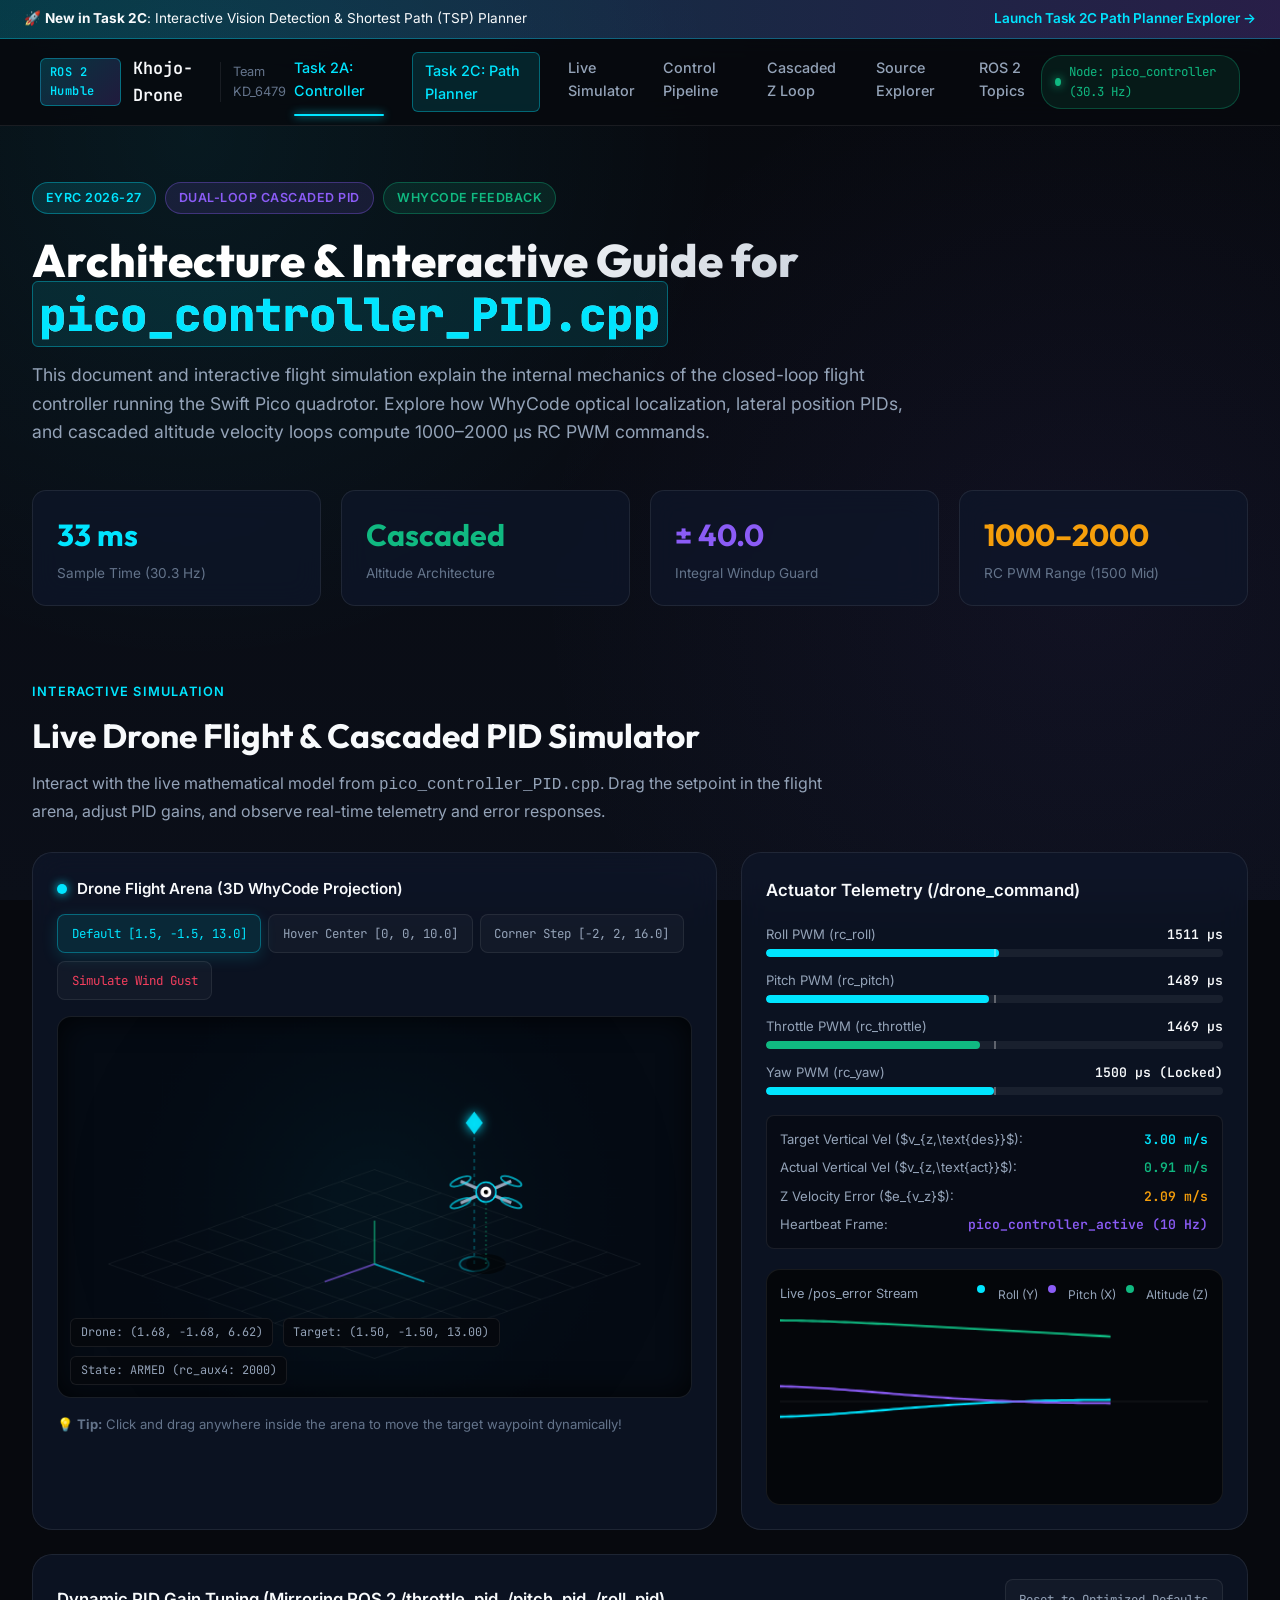
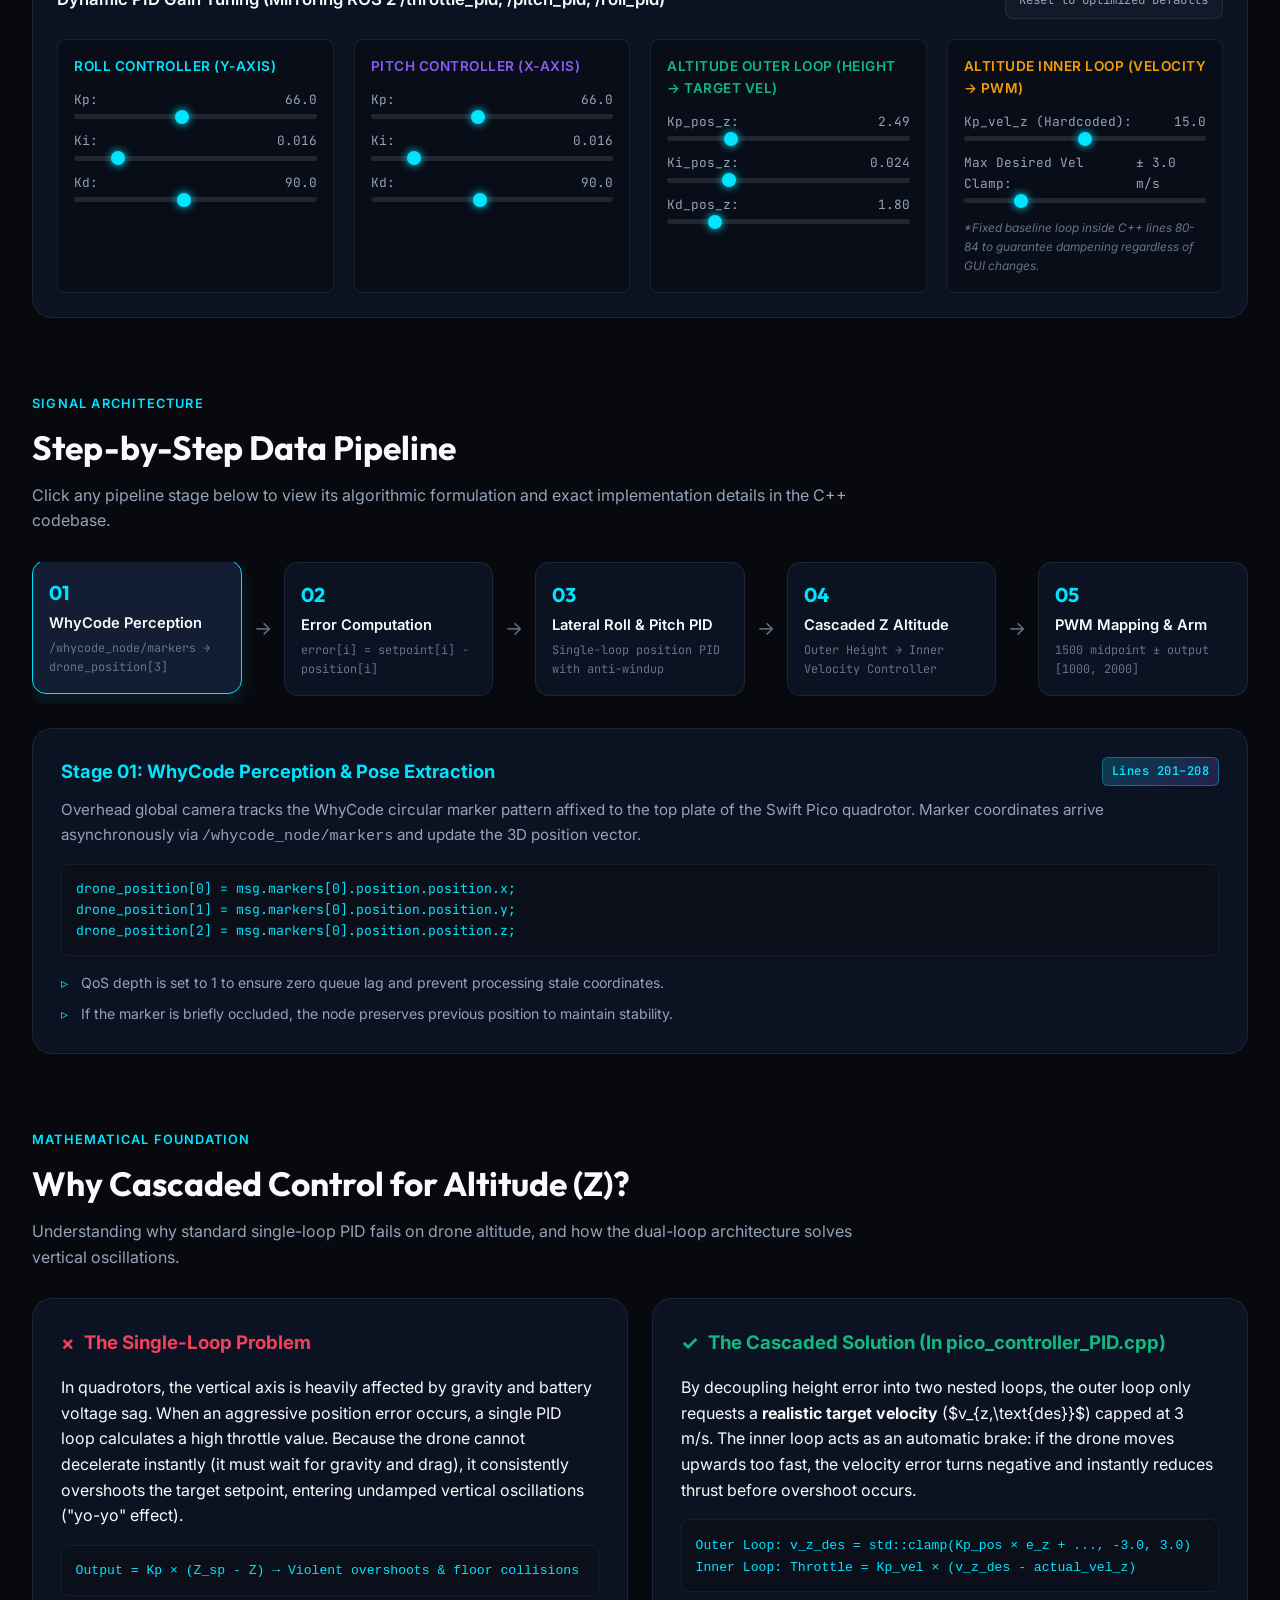
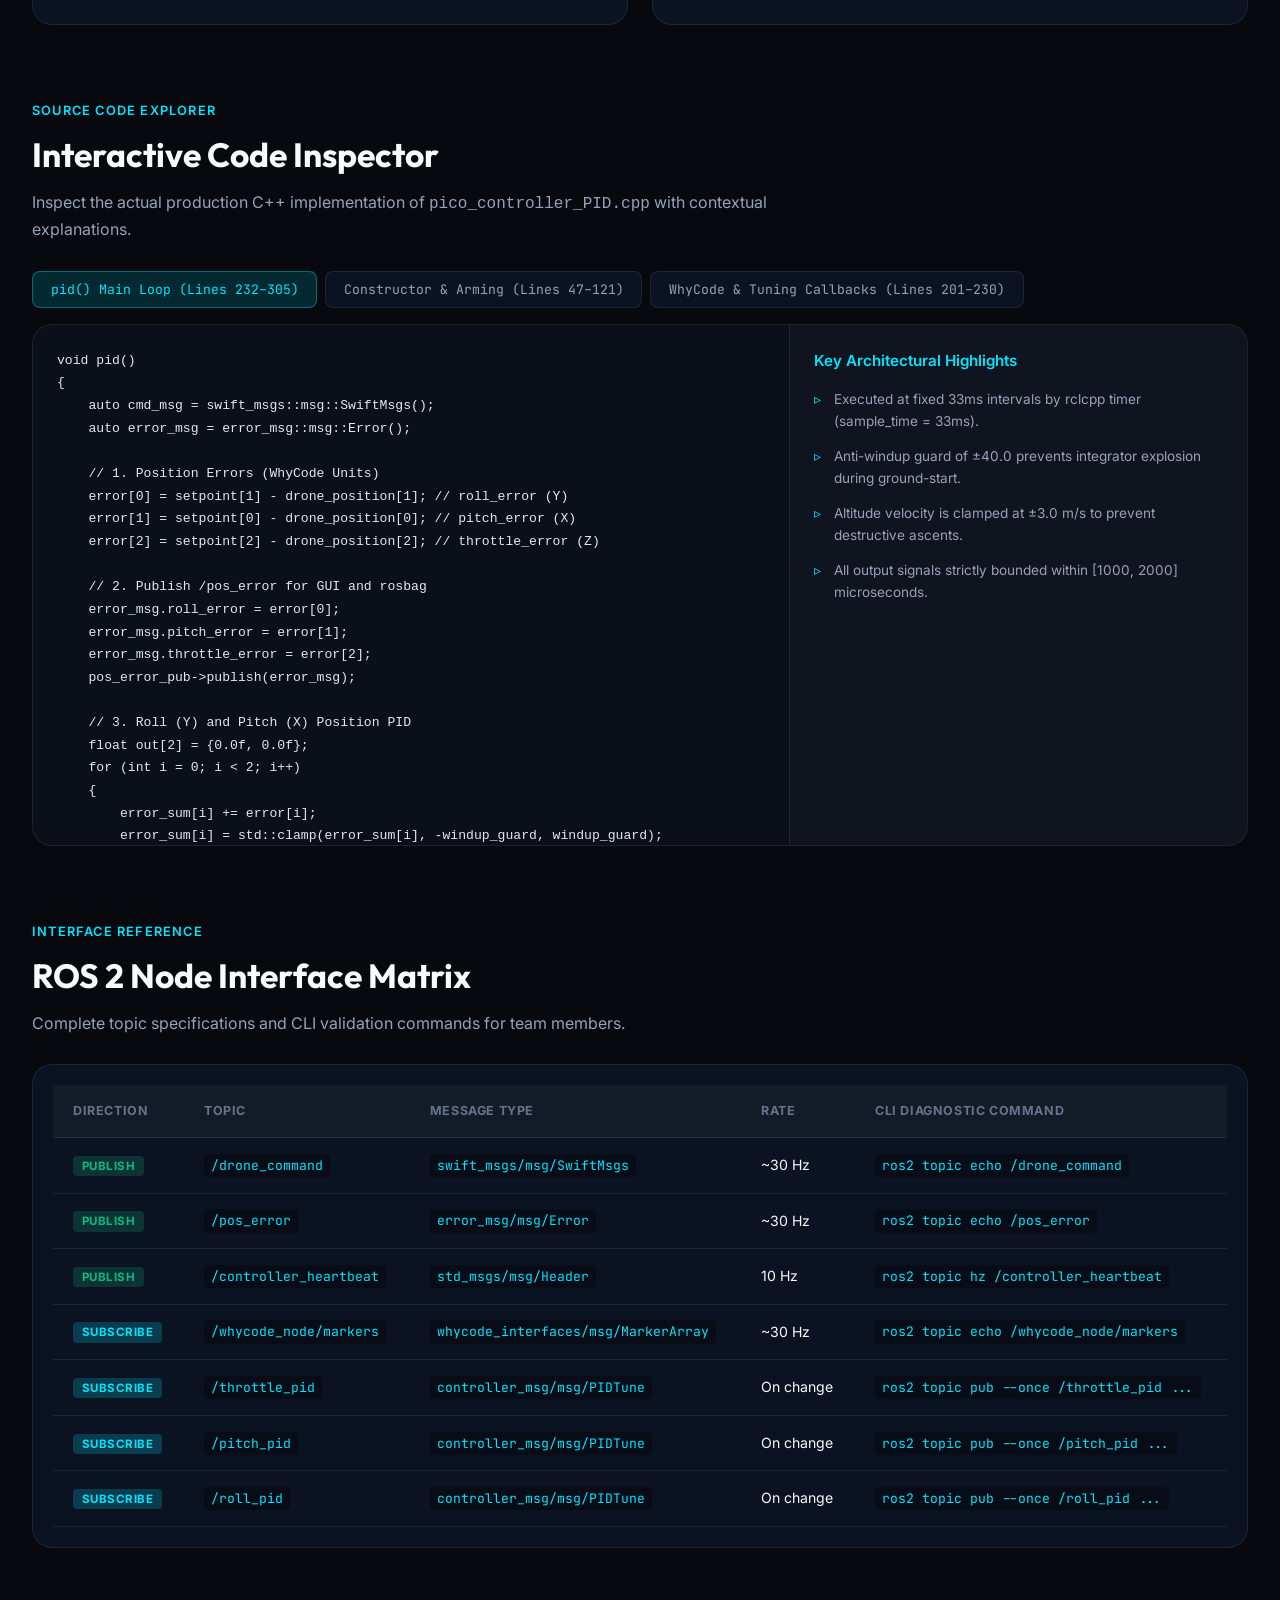
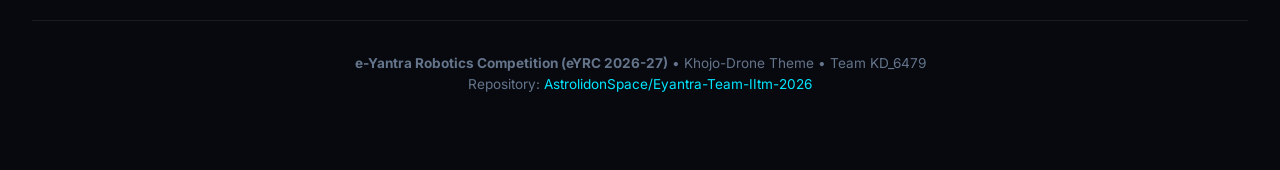
<file: docs/index.html>
<!DOCTYPE html>
<html lang="en">
<head>
    <meta charset="UTF-8">
    <meta name="viewport" content="width=device-width, initial-scale=1.0">
    <meta name="description" content="Interactive architecture breakdown and live flight simulation for pico_controller_PID.cpp - e-Yantra Khojo Drone theme">
    <title>pico_controller_PID.cpp — Architecture & Interactive Simulator</title>
    <link rel="preconnect" href="https://fonts.googleapis.com">
    <link rel="preconnect" href="https://fonts.gstatic.com" crossorigin>
    <link href="https://fonts.googleapis.com/css2?family=Inter:wght@300;400;500;600;700&family=JetBrains+Mono:wght@400;500;600&family=Outfit:wght@400;500;600;700;800&display=swap" rel="stylesheet">
    <link rel="stylesheet" href="style.css">
</head>
<body>
    <!-- Top Global Announcement Bar -->
    <div class="top-announcement-bar">
        <span>🚀 <strong>New in Task 2C</strong>: Interactive Vision Detection &amp; Shortest Path (TSP) Planner</span>
        <a href="planner.html" class="banner-link">Launch Task 2C Path Planner Explorer &rarr;</a>
    </div>

    <!-- Top Navigation -->
    <header class="navbar" id="main-nav">
        <div class="nav-brand">
            <span class="brand-badge">ROS 2 Humble</span>
            <span class="brand-title">Khojo-Drone</span>
            <span class="brand-sub">Team KD_6479</span>
        </div>
        <nav class="nav-links">
            <a href="index.html" class="nav-link active">Task 2A: Controller</a>
            <a href="planner.html" class="nav-link nav-link-highlight">Task 2C: Path Planner</a>
            <a href="#simulator" class="nav-link">Live Simulator</a>
            <a href="#pipeline" class="nav-link">Control Pipeline</a>
            <a href="#cascaded" class="nav-link">Cascaded Z Loop</a>
            <a href="#code" class="nav-link">Source Explorer</a>
            <a href="#topics" class="nav-link">ROS 2 Topics</a>
        </nav>
        <div class="nav-status">
            <span class="status-dot"></span>
            <span class="status-text">Node: pico_controller (30.3 Hz)</span>
        </div>
    </header>

    <main class="content-container">
        <!-- Hero Section -->
        <section class="hero-section" id="overview">
            <div class="hero-tagline">
                <span class="pill pill-cyan">eYRC 2026-27</span>
                <span class="pill pill-purple">Dual-Loop Cascaded PID</span>
                <span class="pill pill-emerald">WhyCode Feedback</span>
            </div>
            <h1 class="hero-heading">Architecture & Interactive Guide for <code class="code-highlight">pico_controller_PID.cpp</code></h1>
            <p class="hero-desc">
                This document and interactive flight simulation explain the internal mechanics of the closed-loop flight controller running the Swift Pico quadrotor. Explore how WhyCode optical localization, lateral position PIDs, and cascaded altitude velocity loops compute 1000–2000 µs RC PWM commands.
            </p>
            <div class="stat-grid">
                <div class="stat-card">
                    <div class="stat-val text-cyan">33 ms</div>
                    <div class="stat-lbl">Sample Time (30.3 Hz)</div>
                </div>
                <div class="stat-card">
                    <div class="stat-val text-emerald">Cascaded</div>
                    <div class="stat-lbl">Altitude Architecture</div>
                </div>
                <div class="stat-card">
                    <div class="stat-val text-purple">&plusmn; 40.0</div>
                    <div class="stat-lbl">Integral Windup Guard</div>
                </div>
                <div class="stat-card">
                    <div class="stat-val text-amber">1000–2000</div>
                    <div class="stat-lbl">RC PWM Range (1500 Mid)</div>
                </div>
            </div>
        </section>

        <!-- Interactive Simulator Section -->
        <section class="sim-section" id="simulator">
            <div class="section-header">
                <span class="section-badge">Interactive Simulation</span>
                <h2>Live Drone Flight & Cascaded PID Simulator</h2>
                <p>Interact with the live mathematical model from <code>pico_controller_PID.cpp</code>. Drag the setpoint in the flight arena, adjust PID gains, and observe real-time telemetry and error responses.</p>
            </div>

            <div class="sim-grid">
                <!-- Flight Canvas Area -->
                <div class="sim-view-card">
                    <div class="sim-view-header">
                        <div class="view-title">
                            <span class="pulse-icon"></span>
                            <span>Drone Flight Arena (3D WhyCode Projection)</span>
                        </div>
                        <div class="view-presets">
                            <button class="btn-preset active" id="preset-default">Default [1.5, -1.5, 13.0]</button>
                            <button class="btn-preset" id="preset-hover">Hover Center [0, 0, 10.0]</button>
                            <button class="btn-preset" id="preset-step">Corner Step [-2, 2, 16.0]</button>
                            <button class="btn-preset btn-disturb" id="btn-disturb">Simulate Wind Gust</button>
                        </div>
                    </div>
                    <div class="canvas-wrapper">
                        <canvas id="flightCanvas" width="700" height="420"></canvas>
                        <div class="canvas-overlay">
                            <div class="overlay-tag" id="overlay-pos">Drone: (0.00, 0.00, 0.00)</div>
                            <div class="overlay-tag" id="overlay-sp">Target: (1.50, -1.50, 13.00)</div>
                            <div class="overlay-tag" id="overlay-status">State: ARMED (rc_aux4: 2000)</div>
                        </div>
                    </div>
                    <div class="sim-footer-notes">
                        <span>💡 <strong>Tip:</strong> Click and drag anywhere inside the arena to move the target waypoint dynamically!</span>
                    </div>
                </div>

                <!-- Live Telemetry & RC Output -->
                <div class="sim-telemetry-card">
                    <h3>Actuator Telemetry (/drone_command)</h3>
                    <div class="rc-meters">
                        <div class="rc-item">
                            <div class="rc-label">
                                <span>Roll PWM (rc_roll)</span>
                                <span class="rc-value" id="val-rc-roll">1500 µs</span>
                            </div>
                            <div class="rc-bar-bg"><div class="rc-bar-fill" id="bar-rc-roll" style="width: 50%;"></div><div class="rc-center-mark"></div></div>
                        </div>
                        <div class="rc-item">
                            <div class="rc-label">
                                <span>Pitch PWM (rc_pitch)</span>
                                <span class="rc-value" id="val-rc-pitch">1500 µs</span>
                            </div>
                            <div class="rc-bar-bg"><div class="rc-bar-fill" id="bar-rc-pitch" style="width: 50%;"></div><div class="rc-center-mark"></div></div>
                        </div>
                        <div class="rc-item">
                            <div class="rc-label">
                                <span>Throttle PWM (rc_throttle)</span>
                                <span class="rc-value" id="val-rc-throttle">1500 µs</span>
                            </div>
                            <div class="rc-bar-bg"><div class="rc-bar-fill bg-emerald" id="bar-rc-throttle" style="width: 50%;"></div><div class="rc-center-mark"></div></div>
                        </div>
                        <div class="rc-item">
                            <div class="rc-label">
                                <span>Yaw PWM (rc_yaw)</span>
                                <span class="rc-value">1500 µs (Locked)</span>
                            </div>
                            <div class="rc-bar-bg"><div class="rc-bar-fill" style="width: 50%;"></div><div class="rc-center-mark"></div></div>
                        </div>
                    </div>

                    <div class="telemetry-readout">
                        <div class="tel-row">
                            <span class="tel-name">Target Vertical Vel ($v_{z,\text{des}}$):</span>
                            <span class="tel-data text-cyan" id="tel-des-vel">0.00 m/s</span>
                        </div>
                        <div class="tel-row">
                            <span class="tel-name">Actual Vertical Vel ($v_{z,\text{act}}$):</span>
                            <span class="tel-data text-emerald" id="tel-act-vel">0.00 m/s</span>
                        </div>
                        <div class="tel-row">
                            <span class="tel-name">Z Velocity Error ($e_{v_z}$):</span>
                            <span class="tel-data text-amber" id="tel-vel-err">0.00 m/s</span>
                        </div>
                        <div class="tel-row">
                            <span class="tel-name">Heartbeat Frame:</span>
                            <span class="tel-data text-purple">pico_controller_active (10 Hz)</span>
                        </div>
                    </div>

                    <!-- Live /pos_error Chart -->
                    <div class="chart-wrapper">
                        <div class="chart-header">
                            <span>Live /pos_error Stream</span>
                            <div class="chart-legend">
                                <span class="legend-dot dot-roll"></span> Roll (Y)
                                <span class="legend-dot dot-pitch"></span> Pitch (X)
                                <span class="legend-dot dot-alt"></span> Altitude (Z)
                            </div>
                        </div>
                        <canvas id="errorChart" width="360" height="150"></canvas>
                    </div>
                </div>
            </div>

            <!-- Gain Tuning Controls -->
            <div class="tuning-card">
                <div class="tuning-header">
                    <h3>Dynamic PID Gain Tuning (Mirroring ROS 2 /throttle_pid, /pitch_pid, /roll_pid)</h3>
                    <button class="btn-preset" id="btn-reset-gains">Reset to Optimized Defaults</button>
                </div>
                <div class="gain-grid">
                    <!-- Roll Gains -->
                    <div class="gain-group">
                        <div class="group-title text-cyan">Roll Controller (Y-Axis)</div>
                        <div class="slider-row">
                            <label>Kp: <span id="lbl-kp-roll">66.0</span></label>
                            <input type="range" id="slider-kp-roll" min="0" max="150" step="1" value="66">
                        </div>
                        <div class="slider-row">
                            <label>Ki: <span id="lbl-ki-roll">0.016</span></label>
                            <input type="range" id="slider-ki-roll" min="0" max="0.1" step="0.002" value="0.016">
                        </div>
                        <div class="slider-row">
                            <label>Kd: <span id="lbl-kd-roll">90.0</span></label>
                            <input type="range" id="slider-kd-roll" min="0" max="200" step="1" value="90">
                        </div>
                    </div>

                    <!-- Pitch Gains -->
                    <div class="gain-group">
                        <div class="group-title text-purple">Pitch Controller (X-Axis)</div>
                        <div class="slider-row">
                            <label>Kp: <span id="lbl-kp-pitch">66.0</span></label>
                            <input type="range" id="slider-kp-pitch" min="0" max="150" step="1" value="66">
                        </div>
                        <div class="slider-row">
                            <label>Ki: <span id="lbl-ki-pitch">0.016</span></label>
                            <input type="range" id="slider-ki-pitch" min="0" max="0.1" step="0.002" value="0.016">
                        </div>
                        <div class="slider-row">
                            <label>Kd: <span id="lbl-kd-pitch">90.0</span></label>
                            <input type="range" id="slider-kd-pitch" min="0" max="200" step="1" value="90">
                        </div>
                    </div>

                    <!-- Cascaded Throttle Outer Gains -->
                    <div class="gain-group">
                        <div class="group-title text-emerald">Altitude Outer Loop (Height &rarr; Target Vel)</div>
                        <div class="slider-row">
                            <label>Kp_pos_z: <span id="lbl-kp-posz">2.49</span></label>
                            <input type="range" id="slider-kp-posz" min="0" max="10" step="0.05" value="2.49">
                        </div>
                        <div class="slider-row">
                            <label>Ki_pos_z: <span id="lbl-ki-posz">0.024</span></label>
                            <input type="range" id="slider-ki-posz" min="0" max="0.1" step="0.002" value="0.024">
                        </div>
                        <div class="slider-row">
                            <label>Kd_pos_z: <span id="lbl-kd-posz">1.80</span></label>
                            <input type="range" id="slider-kd-posz" min="0" max="10" step="0.05" value="1.80">
                        </div>
                    </div>

                    <!-- Cascaded Throttle Inner Baseline -->
                    <div class="gain-group">
                        <div class="group-title text-amber">Altitude Inner Loop (Velocity &rarr; PWM)</div>
                        <div class="slider-row">
                            <label>Kp_vel_z (Hardcoded): <span>15.0</span></label>
                            <input type="range" min="0" max="30" step="1" value="15" disabled>
                        </div>
                        <div class="slider-row">
                            <label>Max Desired Vel Clamp: <span>&plusmn; 3.0 m/s</span></label>
                            <input type="range" min="1" max="10" step="0.5" value="3" disabled>
                        </div>
                        <div class="slider-hint">
                            *Fixed baseline loop inside C++ lines 80-84 to guarantee dampening regardless of GUI changes.
                        </div>
                    </div>
                </div>
            </div>
        </section>

        <!-- Pipeline Architecture Section -->
        <section class="pipeline-section" id="pipeline">
            <div class="section-header">
                <span class="section-badge">Signal Architecture</span>
                <h2>Step-by-Step Data Pipeline</h2>
                <p>Click any pipeline stage below to view its algorithmic formulation and exact implementation details in the C++ codebase.</p>
            </div>

            <div class="pipeline-flow">
                <div class="pipe-step active" data-target="pipe-whycode">
                    <div class="step-num">01</div>
                    <div class="step-title">WhyCode Perception</div>
                    <div class="step-desc">/whycode_node/markers &rarr; drone_position[3]</div>
                </div>
                <div class="pipe-arrow">&rarr;</div>
                <div class="pipe-step" data-target="pipe-error">
                    <div class="step-num">02</div>
                    <div class="step-title">Error Computation</div>
                    <div class="step-desc">error[i] = setpoint[i] - position[i]</div>
                </div>
                <div class="pipe-arrow">&rarr;</div>
                <div class="pipe-step" data-target="pipe-lateral">
                    <div class="step-num">03</div>
                    <div class="step-title">Lateral Roll & Pitch PID</div>
                    <div class="step-desc">Single-loop position PID with anti-windup</div>
                </div>
                <div class="pipe-arrow">&rarr;</div>
                <div class="pipe-step" data-target="pipe-cascaded">
                    <div class="step-num">04</div>
                    <div class="step-title">Cascaded Z Altitude</div>
                    <div class="step-desc">Outer Height &rarr; Inner Velocity Controller</div>
                </div>
                <div class="pipe-arrow">&rarr;</div>
                <div class="pipe-step" data-target="pipe-pwm">
                    <div class="step-num">05</div>
                    <div class="step-title">PWM Mapping & Arm</div>
                    <div class="step-desc">1500 midpoint &plusmn; output [1000, 2000]</div>
                </div>
            </div>

            <!-- Dynamic Pipeline Detail Card -->
            <div class="pipe-detail-box" id="pipeline-detail-content">
                <!-- Dynamically swapped via JS -->
            </div>
        </section>

        <!-- Deep Dive: Cascaded Control -->
        <section class="cascaded-section" id="cascaded">
            <div class="section-header">
                <span class="section-badge">Mathematical Foundation</span>
                <h2>Why Cascaded Control for Altitude (Z)?</h2>
                <p>Understanding why standard single-loop PID fails on drone altitude, and how the dual-loop architecture solves vertical oscillations.</p>
            </div>

            <div class="cascaded-grid">
                <div class="theory-card">
                    <div class="theory-header text-rose">
                        <span class="theory-icon">&times;</span>
                        <h3>The Single-Loop Problem</h3>
                    </div>
                    <p>In quadrotors, the vertical axis is heavily affected by gravity and battery voltage sag. When an aggressive position error occurs, a single PID loop calculates a high throttle value. Because the drone cannot decelerate instantly (it must wait for gravity and drag), it consistently overshoots the target setpoint, entering undamped vertical oscillations ("yo-yo" effect).</p>
                    <div class="formula-box">
                        <code>Output = Kp &times; (Z_sp - Z) &rarr; Violent overshoots & floor collisions</code>
                    </div>
                </div>

                <div class="theory-card">
                    <div class="theory-header text-emerald">
                        <span class="theory-icon">&check;</span>
                        <h3>The Cascaded Solution (In pico_controller_PID.cpp)</h3>
                    </div>
                    <p>By decoupling height error into two nested loops, the outer loop only requests a <strong>realistic target velocity</strong> ($v_{z,\text{des}}$) capped at 3 m/s. The inner loop acts as an automatic brake: if the drone moves upwards too fast, the velocity error turns negative and instantly reduces thrust before overshoot occurs.</p>
                    <div class="formula-box">
                        <code>Outer Loop: v_z_des = std::clamp(Kp_pos &times; e_z + ..., -3.0, 3.0)</code><br>
                        <code>Inner Loop: Throttle = Kp_vel &times; (v_z_des - actual_vel_z)</code>
                    </div>
                </div>
            </div>
        </section>

        <!-- Code Explorer Section -->
        <section class="code-section" id="code">
            <div class="section-header">
                <span class="section-badge">Source Code Explorer</span>
                <h2>Interactive Code Inspector</h2>
                <p>Inspect the actual production C++ implementation of <code>pico_controller_PID.cpp</code> with contextual explanations.</p>
            </div>

            <div class="code-tabs">
                <button class="code-tab active" data-tab="tab-pid">pid() Main Loop (Lines 232–305)</button>
                <button class="code-tab" data-tab="tab-init">Constructor & Arming (Lines 47–121)</button>
                <button class="code-tab" data-tab="tab-subs">WhyCode & Tuning Callbacks (Lines 201–230)</button>
            </div>

            <div class="code-viewer-container">
                <div class="code-display" id="code-snippet-box">
                    <pre><code class="language-cpp" id="code-content"></code></pre>
                </div>
                <div class="code-notes" id="code-notes-box">
                    <h4>Key Architectural Highlights</h4>
                    <ul id="code-notes-list"></ul>
                </div>
            </div>
        </section>

        <!-- ROS 2 Interface Matrix -->
        <section class="topics-section" id="topics">
            <div class="section-header">
                <span class="section-badge">Interface Reference</span>
                <h2>ROS 2 Node Interface Matrix</h2>
                <p>Complete topic specifications and CLI validation commands for team members.</p>
            </div>

            <div class="table-card">
                <table class="topics-table">
                    <thead>
                        <tr>
                            <th>Direction</th>
                            <th>Topic</th>
                            <th>Message Type</th>
                            <th>Rate</th>
                            <th>CLI Diagnostic Command</th>
                        </tr>
                    </thead>
                    <tbody>
                        <tr>
                            <td><span class="tag tag-pub">PUBLISH</span></td>
                            <td><code>/drone_command</code></td>
                            <td><code>swift_msgs/msg/SwiftMsgs</code></td>
                            <td>~30 Hz</td>
                            <td><code>ros2 topic echo /drone_command</code></td>
                        </tr>
                        <tr>
                            <td><span class="tag tag-pub">PUBLISH</span></td>
                            <td><code>/pos_error</code></td>
                            <td><code>error_msg/msg/Error</code></td>
                            <td>~30 Hz</td>
                            <td><code>ros2 topic echo /pos_error</code></td>
                        </tr>
                        <tr>
                            <td><span class="tag tag-pub">PUBLISH</span></td>
                            <td><code>/controller_heartbeat</code></td>
                            <td><code>std_msgs/msg/Header</code></td>
                            <td>10 Hz</td>
                            <td><code>ros2 topic hz /controller_heartbeat</code></td>
                        </tr>
                        <tr>
                            <td><span class="tag tag-sub">SUBSCRIBE</span></td>
                            <td><code>/whycode_node/markers</code></td>
                            <td><code>whycode_interfaces/msg/MarkerArray</code></td>
                            <td>~30 Hz</td>
                            <td><code>ros2 topic echo /whycode_node/markers</code></td>
                        </tr>
                        <tr>
                            <td><span class="tag tag-sub">SUBSCRIBE</span></td>
                            <td><code>/throttle_pid</code></td>
                            <td><code>controller_msg/msg/PIDTune</code></td>
                            <td>On change</td>
                            <td><code>ros2 topic pub --once /throttle_pid ...</code></td>
                        </tr>
                        <tr>
                            <td><span class="tag tag-sub">SUBSCRIBE</span></td>
                            <td><code>/pitch_pid</code></td>
                            <td><code>controller_msg/msg/PIDTune</code></td>
                            <td>On change</td>
                            <td><code>ros2 topic pub --once /pitch_pid ...</code></td>
                        </tr>
                        <tr>
                            <td><span class="tag tag-sub">SUBSCRIBE</span></td>
                            <td><code>/roll_pid</code></td>
                            <td><code>controller_msg/msg/PIDTune</code></td>
                            <td>On change</td>
                            <td><code>ros2 topic pub --once /roll_pid ...</code></td>
                        </tr>
                    </tbody>
                </table>
            </div>
        </section>

        <!-- Footer -->
        <footer class="doc-footer">
            <div class="footer-content">
                <p><strong>e-Yantra Robotics Competition (eYRC 2026-27)</strong> &bull; Khojo-Drone Theme &bull; Team KD_6479</p>
                <p>Repository: <a href="https://github.com/AstrolidonSpace/Eyantra-Team-IItm-2026" target="_blank">AstrolidonSpace/Eyantra-Team-IItm-2026</a></p>
            </div>
        </footer>
    </main>

    <script src="app.js"></script>
</body>
</html>
</file>
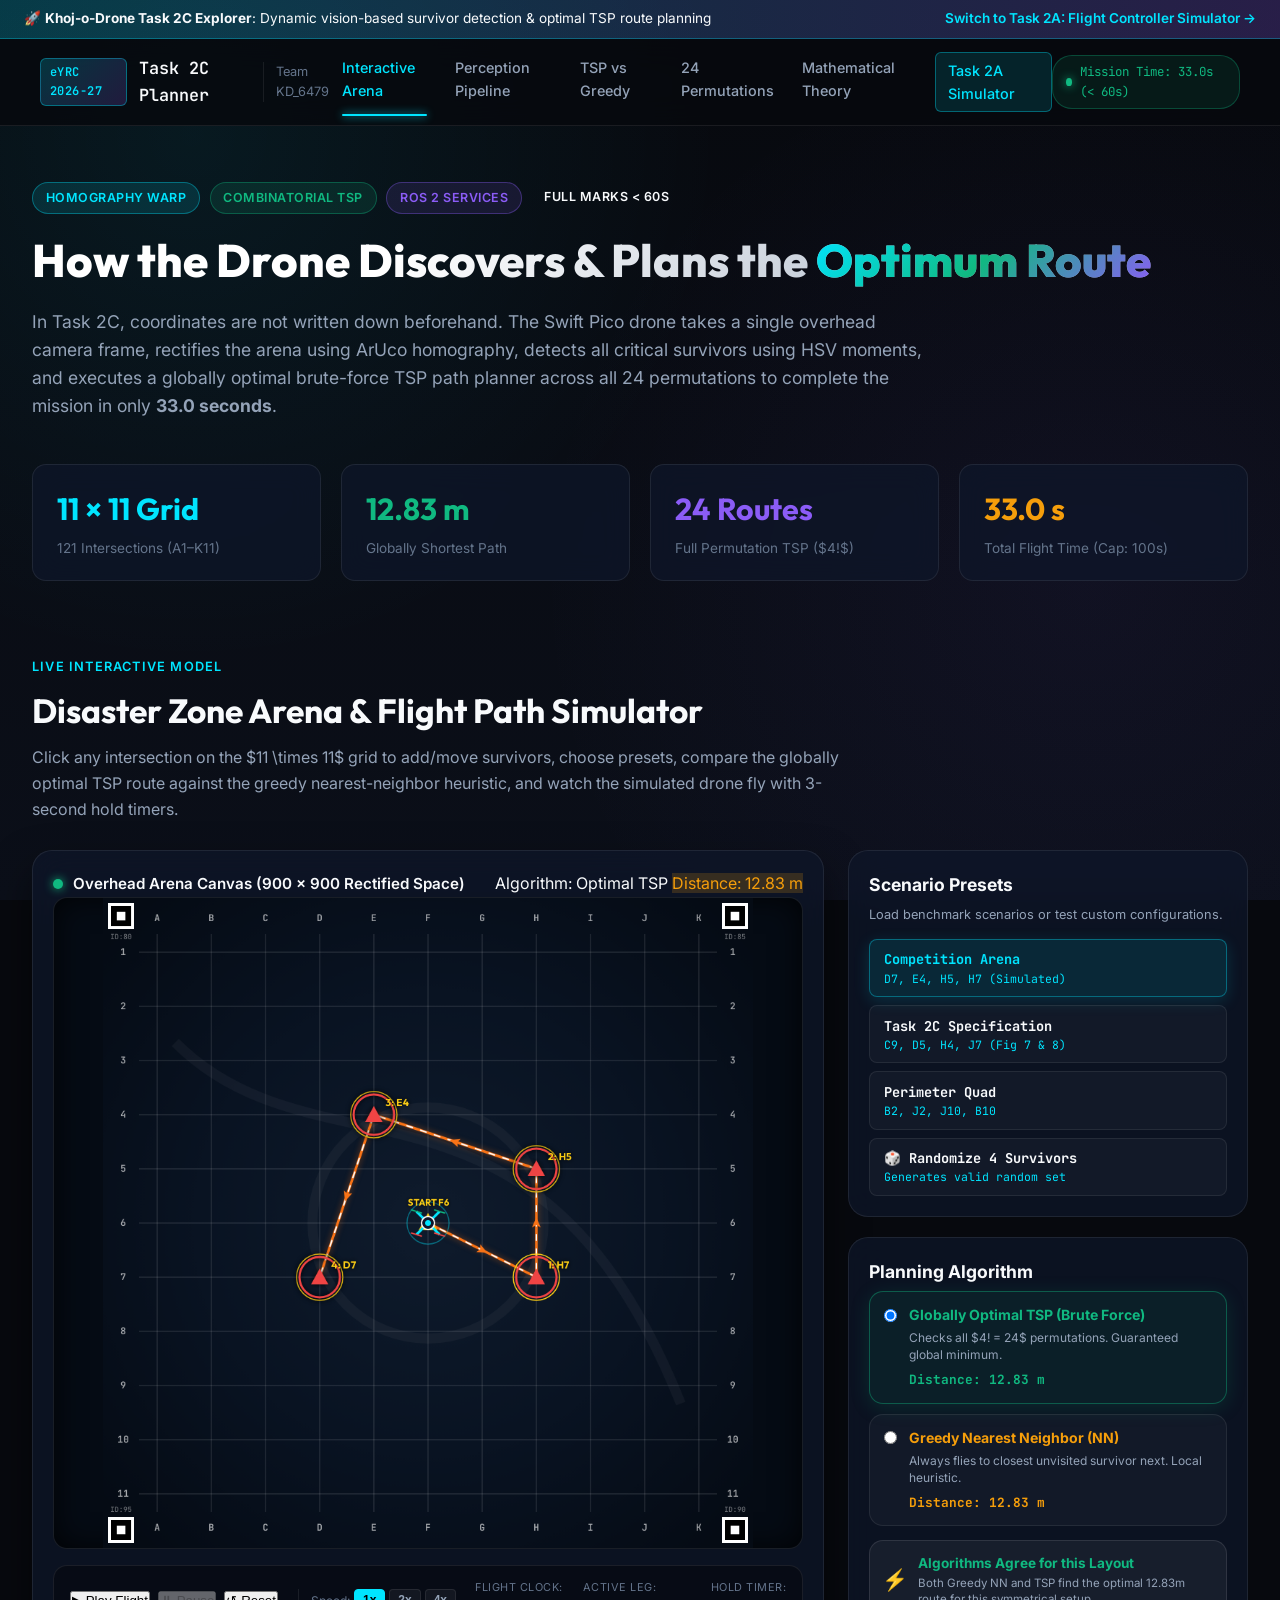
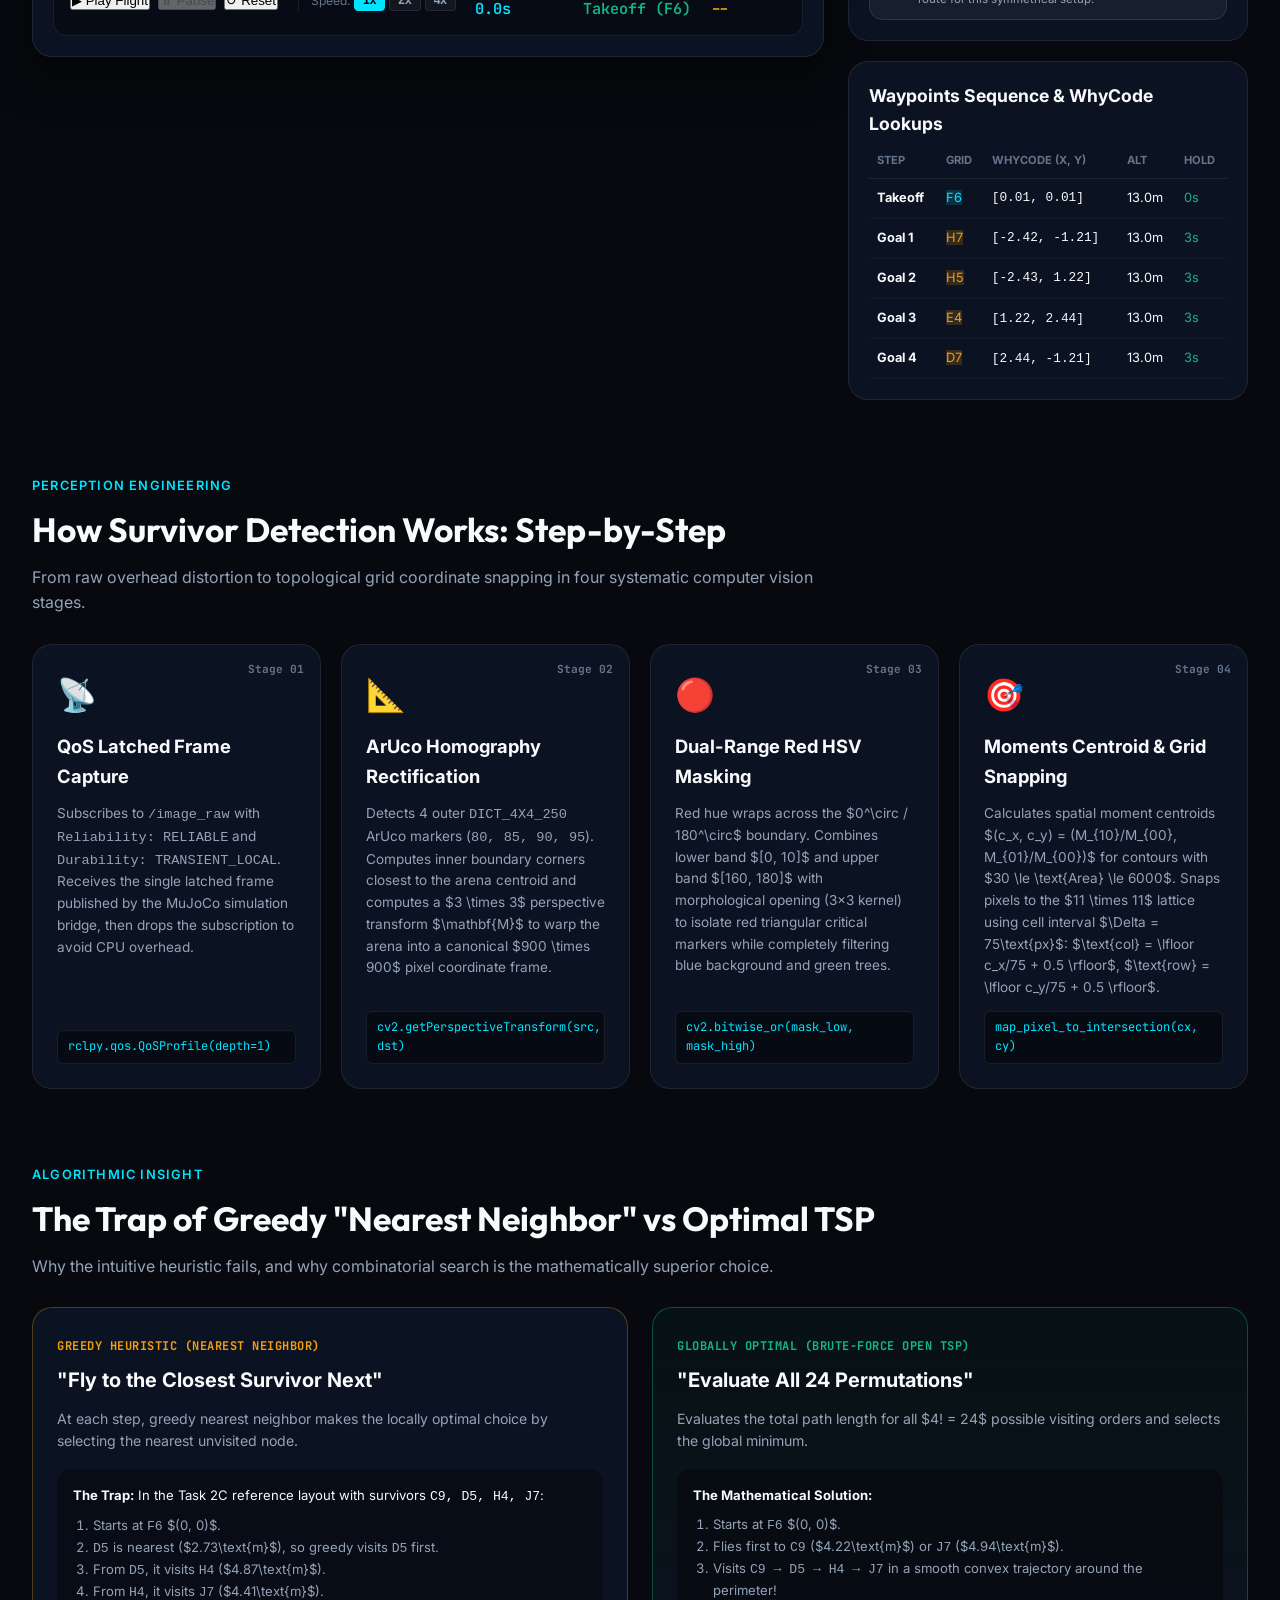
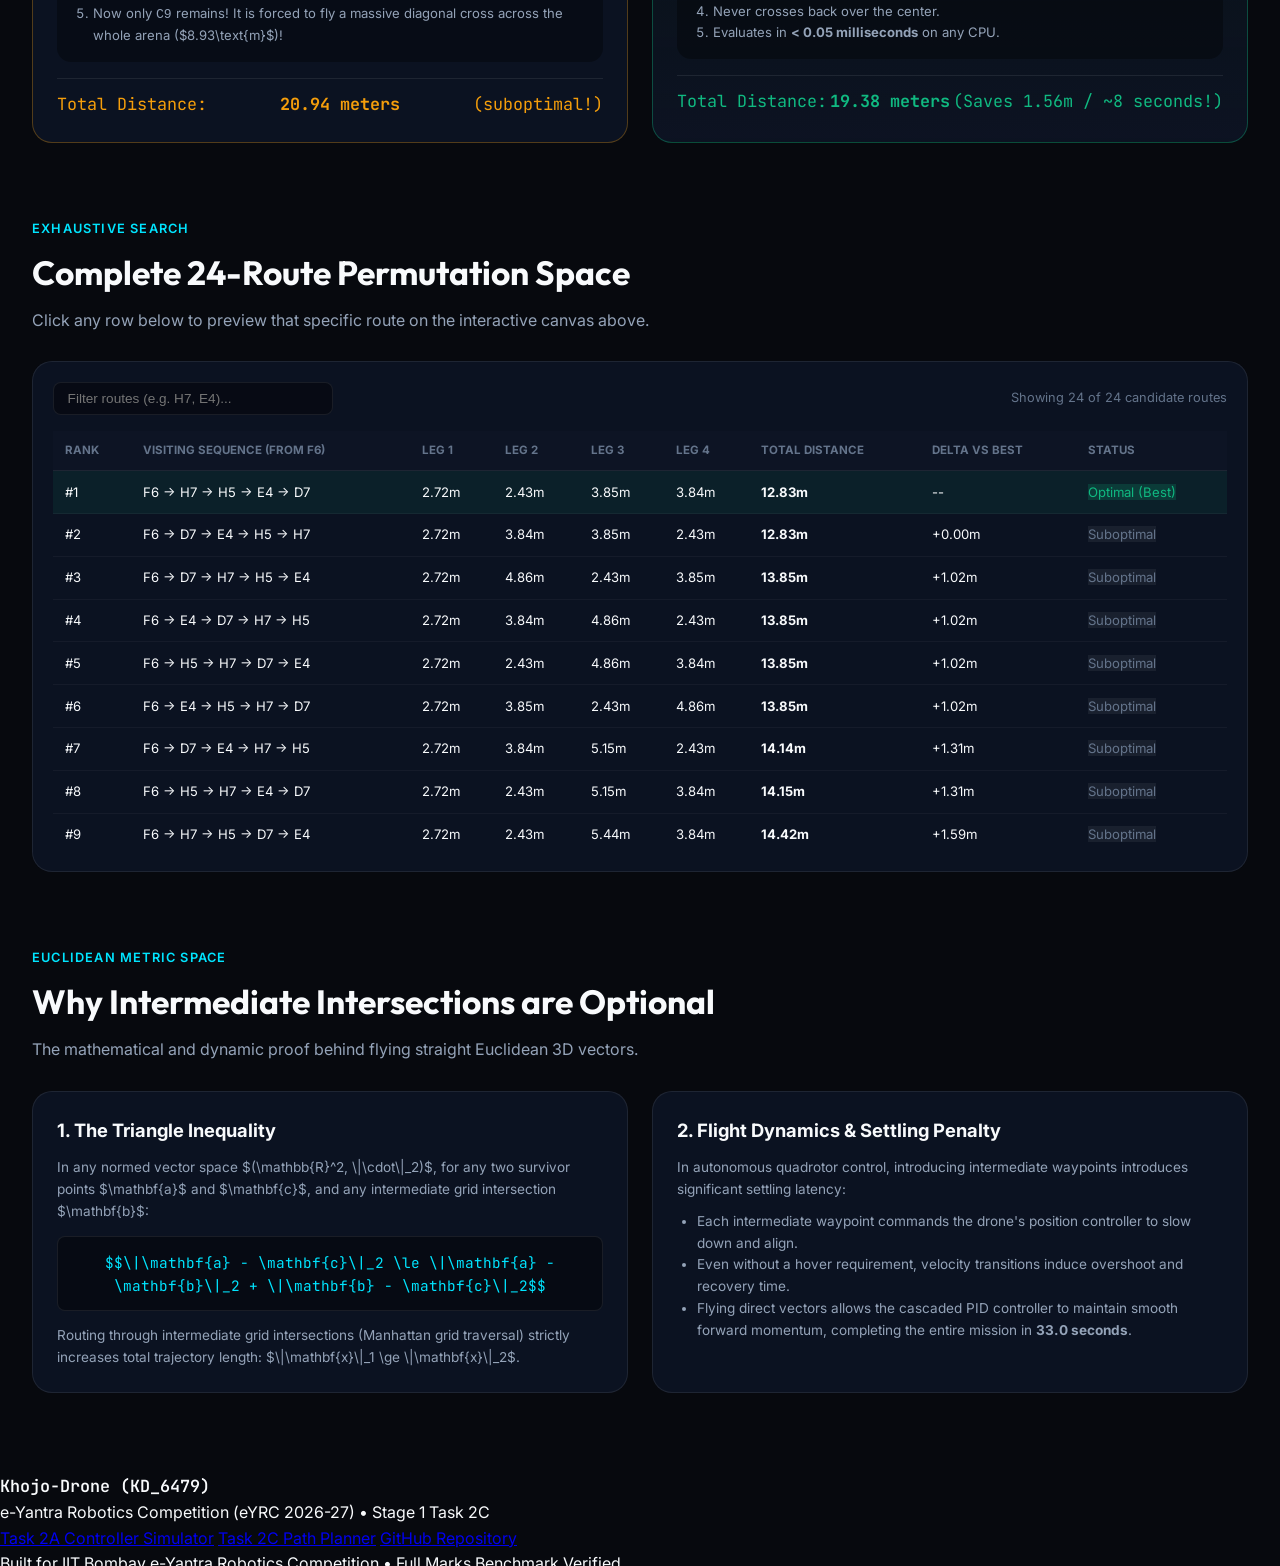
<file: docs/planner.html>
<!DOCTYPE html>
<html lang="en">
<head>
    <meta charset="UTF-8">
    <meta name="viewport" content="width=device-width, initial-scale=1.0">
    <meta name="description" content="Interactive visual guide and algorithm explorer for Task 2C: Survivor Detection, Homography Rectification, and Shortest Path TSP Planning.">
    <title>Task 2C: Survivor Detection & Optimal Path Planner Explorer</title>
    <link rel="preconnect" href="https://fonts.googleapis.com">
    <link rel="preconnect" href="https://fonts.gstatic.com" crossorigin>
    <link href="https://fonts.googleapis.com/css2?family=Inter:wght@300;400;500;600;700&family=JetBrains+Mono:wght@400;500;600&family=Outfit:wght@400;500;600;700;800&display=swap" rel="stylesheet">
    <link rel="stylesheet" href="style.css">
</head>
<body class="planner-page">
    <!-- Top Global Banner -->
    <div class="top-announcement-bar">
        <span>🚀 <strong>Khoj-o-Drone Task 2C Explorer</strong>: Dynamic vision-based survivor detection & optimal TSP route planning</span>
        <a href="index.html" class="banner-link">Switch to Task 2A: Flight Controller Simulator &rarr;</a>
    </div>

    <!-- Top Navigation -->
    <header class="navbar" id="planner-nav">
        <div class="nav-brand">
            <span class="brand-badge">eYRC 2026-27</span>
            <span class="brand-title">Task 2C Planner</span>
            <span class="brand-sub">Team KD_6479</span>
        </div>
        <nav class="nav-links">
            <a href="#arena-explorer" class="nav-link active">Interactive Arena</a>
            <a href="#vision-pipeline" class="nav-link">Perception Pipeline</a>
            <a href="#algorithm-showdown" class="nav-link">TSP vs Greedy</a>
            <a href="#permutations-table" class="nav-link">24 Permutations</a>
            <a href="#math-theory" class="nav-link">Mathematical Theory</a>
            <a href="index.html" class="nav-link nav-link-highlight">Task 2A Simulator</a>
        </nav>
        <div class="nav-status">
            <span class="status-dot status-emerald"></span>
            <span class="status-text">Mission Time: 33.0s (&lt; 60s)</span>
        </div>
    </header>

    <main class="content-container">
        <!-- Hero Section -->
        <section class="hero-section" id="hero">
            <div class="hero-tagline">
                <span class="pill pill-cyan">Homography Warp</span>
                <span class="pill pill-emerald">Combinatorial TSP</span>
                <span class="pill pill-purple">ROS 2 Services</span>
                <span class="pill pill-amber">Full Marks &lt; 60s</span>
            </div>
            <h1 class="hero-heading">How the Drone Discovers & Plans the <span class="gradient-text">Optimum Route</span></h1>
            <p class="hero-desc">
                In Task 2C, coordinates are not written down beforehand. The Swift Pico drone takes a single overhead camera frame, rectifies the arena using ArUco homography, detects all critical survivors using HSV moments, and executes a globally optimal brute-force TSP path planner across all 24 permutations to complete the mission in only <strong>33.0 seconds</strong>.
            </p>

            <div class="stat-grid">
                <div class="stat-card">
                    <div class="stat-val text-cyan">11 &times; 11 Grid</div>
                    <div class="stat-lbl">121 Intersections (A1–K11)</div>
                </div>
                <div class="stat-card">
                    <div class="stat-val text-emerald">12.83 m</div>
                    <div class="stat-lbl">Globally Shortest Path</div>
                </div>
                <div class="stat-card">
                    <div class="stat-val text-purple">24 Routes</div>
                    <div class="stat-lbl">Full Permutation TSP ($4!$)</div>
                </div>
                <div class="stat-card">
                    <div class="stat-val text-amber">33.0 s</div>
                    <div class="stat-lbl">Total Flight Time (Cap: 100s)</div>
                </div>
            </div>
        </section>

        <!-- Interactive Arena & Route Planner Simulator -->
        <section class="sim-section" id="arena-explorer">
            <div class="section-header">
                <span class="section-badge">Live Interactive Model</span>
                <h2>Disaster Zone Arena & Flight Path Simulator</h2>
                <p>Click any intersection on the $11 \times 11$ grid to add/move survivors, choose presets, compare the globally optimal TSP route against the greedy nearest-neighbor heuristic, and watch the simulated drone fly with 3-second hold timers.</p>
            </div>

            <div class="planner-layout">
                <!-- Interactive Canvas Viewport -->
                <div class="planner-canvas-card">
                    <div class="sim-view-header">
                        <div class="view-title">
                            <span class="pulse-icon pulse-emerald"></span>
                            <span>Overhead Arena Canvas (900 &times; 900 Rectified Space)</span>
                        </div>
                        <div class="canvas-badges">
                            <span class="badge" id="hud-selected-algo">Algorithm: Optimal TSP</span>
                            <span class="badge badge-amber" id="hud-total-dist">Distance: 12.83 m</span>
                        </div>
                    </div>

                    <div class="canvas-wrapper">
                        <canvas id="arenaCanvas" width="900" height="900"></canvas>
                        <div id="canvas-tooltip" class="canvas-tooltip hidden"></div>
                    </div>

                    <!-- Canvas Animation Controls -->
                    <div class="canvas-playback-bar">
                        <div class="playback-controls">
                            <button id="btn-play" class="btn btn-primary">
                                <span class="btn-icon">▶</span> Play Flight
                            </button>
                            <button id="btn-pause" class="btn btn-outline" disabled>
                                <span class="btn-icon">⏸</span> Pause
                            </button>
                            <button id="btn-reset" class="btn btn-outline">
                                <span class="btn-icon">↺</span> Reset
                            </button>
                            <div class="speed-toggle">
                                <span class="speed-lbl">Speed:</span>
                                <button class="btn-speed active" data-speed="1">1x</button>
                                <button class="btn-speed" data-speed="2">2x</button>
                                <button class="btn-speed" data-speed="4">4x</button>
                            </div>
                        </div>
                        <div class="flight-hud">
                            <div class="hud-item">
                                <span class="hud-label">Flight Clock:</span>
                                <span class="hud-val text-cyan" id="clock-display">0.0s</span>
                            </div>
                            <div class="hud-item">
                                <span class="hud-label">Active Leg:</span>
                                <span class="hud-val text-emerald" id="leg-display">Takeoff (F6)</span>
                            </div>
                            <div class="hud-item">
                                <span class="hud-label">Hold Timer:</span>
                                <span class="hud-val text-amber" id="hold-display">--</span>
                            </div>
                        </div>
                    </div>
                </div>

                <!-- Interactive Config & Telemetry Sidebar -->
                <div class="planner-control-sidebar">
                    <!-- Preset Selector Card -->
                    <div class="card config-card">
                        <h3 class="card-title">Scenario Presets</h3>
                        <p class="card-desc">Load benchmark scenarios or test custom configurations.</p>
                        <div class="preset-buttons">
                            <button class="btn-preset active" data-preset="actual">
                                <strong>Competition Arena</strong>
                                <span>D7, E4, H5, H7 (Simulated)</span>
                            </button>
                            <button class="btn-preset" data-preset="guide">
                                <strong>Task 2C Specification</strong>
                                <span>C9, D5, H4, J7 (Fig 7 &amp; 8)</span>
                            </button>
                            <button class="btn-preset" data-preset="perimeter">
                                <strong>Perimeter Quad</strong>
                                <span>B2, J2, J10, B10</span>
                            </button>
                            <button class="btn-preset" data-preset="random">
                                <strong>🎲 Randomize 4 Survivors</strong>
                                <span>Generates valid random set</span>
                            </button>
                        </div>
                    </div>

                    <!-- Algorithm Selector Card -->
                    <div class="card config-card">
                        <h3 class="card-title">Planning Algorithm</h3>
                        <div class="algorithm-options">
                            <label class="algo-radio-card active" id="label-tsp">
                                <input type="radio" name="planner-algo" value="tsp" checked>
                                <div class="algo-info">
                                    <div class="algo-name text-emerald">Globally Optimal TSP (Brute Force)</div>
                                    <div class="algo-desc">Checks all $4! = 24$ permutations. Guaranteed global minimum.</div>
                                    <div class="algo-badge text-emerald">Distance: <span id="tsp-dist-val">12.83 m</span></div>
                                </div>
                            </label>

                            <label class="algo-radio-card" id="label-greedy">
                                <input type="radio" name="planner-algo" value="greedy">
                                <div class="algo-info">
                                    <div class="algo-name text-amber">Greedy Nearest Neighbor (NN)</div>
                                    <div class="algo-desc">Always flies to closest unvisited survivor next. Local heuristic.</div>
                                    <div class="algo-badge text-amber">Distance: <span id="greedy-dist-val">12.83 m</span></div>
                                </div>
                            </label>
                        </div>

                        <!-- Savings Comparison Box -->
                        <div class="savings-box" id="savings-box">
                            <span class="savings-icon">⚡</span>
                            <div class="savings-text">
                                <strong id="savings-title">Algorithms Agree</strong>
                                <span id="savings-detail">Both algorithms find the optimal 12.83m route for this layout.</span>
                            </div>
                        </div>
                    </div>

                    <!-- Current Route & Metric Coordinates -->
                    <div class="card config-card">
                        <h3 class="card-title">Waypoints Sequence &amp; WhyCode Lookups</h3>
                        <div class="route-table-wrapper">
                            <table class="route-table" id="waypoints-table">
                                <thead>
                                    <tr>
                                        <th>Step</th>
                                        <th>Grid</th>
                                        <th>WhyCode (X, Y)</th>
                                        <th>Alt</th>
                                        <th>Hold</th>
                                    </tr>
                                </thead>
                                <tbody>
                                    <!-- Populated dynamically via JS -->
                                </tbody>
                            </table>
                        </div>
                    </div>
                </div>
            </div>
        </section>

        <!-- Vision Pipeline Visual Step-by-Step Breakdown -->
        <section class="pipeline-section" id="vision-pipeline">
            <div class="section-header">
                <span class="section-badge">Perception Engineering</span>
                <h2>How Survivor Detection Works: Step-by-Step</h2>
                <p>From raw overhead distortion to topological grid coordinate snapping in four systematic computer vision stages.</p>
            </div>

            <div class="steps-grid">
                <!-- Step 1 -->
                <div class="step-card">
                    <div class="step-badge">Stage 01</div>
                    <div class="step-icon">📡</div>
                    <h3>QoS Latched Frame Capture</h3>
                    <p>Subscribes to <code>/image_raw</code> with <code>Reliability: RELIABLE</code> and <code>Durability: TRANSIENT_LOCAL</code>. Receives the single latched frame published by the MuJoCo simulation bridge, then drops the subscription to avoid CPU overhead.</p>
                    <div class="code-pill">rclpy.qos.QoSProfile(depth=1)</div>
                </div>

                <!-- Step 2 -->
                <div class="step-card">
                    <div class="step-badge">Stage 02</div>
                    <div class="step-icon">📐</div>
                    <h3>ArUco Homography Rectification</h3>
                    <p>Detects 4 outer <code>DICT_4X4_250</code> ArUco markers (<code>80, 85, 90, 95</code>). Computes inner boundary corners closest to the arena centroid and computes a $3 \times 3$ perspective transform $\mathbf{M}$ to warp the arena into a canonical $900 \times 900$ pixel coordinate frame.</p>
                    <div class="code-pill">cv2.getPerspectiveTransform(src, dst)</div>
                </div>

                <!-- Step 3 -->
                <div class="step-card">
                    <div class="step-badge">Stage 03</div>
                    <div class="step-icon">🔴</div>
                    <h3>Dual-Range Red HSV Masking</h3>
                    <p>Red hue wraps across the $0^\circ / 180^\circ$ boundary. Combines lower band $[0, 10]$ and upper band $[160, 180]$ with morphological opening (3&times;3 kernel) to isolate red triangular critical markers while completely filtering blue background and green trees.</p>
                    <div class="code-pill">cv2.bitwise_or(mask_low, mask_high)</div>
                </div>

                <!-- Step 4 -->
                <div class="step-card">
                    <div class="step-badge">Stage 04</div>
                    <div class="step-icon">🎯</div>
                    <h3>Moments Centroid &amp; Grid Snapping</h3>
                    <p>Calculates spatial moment centroids $(c_x, c_y) = (M_{10}/M_{00}, M_{01}/M_{00})$ for contours with $30 \le \text{Area} \le 6000$. Snaps pixels to the $11 \times 11$ lattice using cell interval $\Delta = 75\text{px}$: $\text{col} = \lfloor c_x/75 + 0.5 \rfloor$, $\text{row} = \lfloor c_y/75 + 0.5 \rfloor$.</p>
                    <div class="code-pill">map_pixel_to_intersection(cx, cy)</div>
                </div>
            </div>
        </section>

        <!-- Algorithm Showdown: Why Nearest-Neighbor Fails -->
        <section class="theory-section" id="algorithm-showdown">
            <div class="section-header">
                <span class="section-badge">Algorithmic Insight</span>
                <h2>The Trap of Greedy "Nearest Neighbor" vs Optimal TSP</h2>
                <p>Why the intuitive heuristic fails, and why combinatorial search is the mathematically superior choice.</p>
            </div>

            <div class="showdown-grid">
                <div class="showdown-card showdown-bad">
                    <div class="showdown-header">
                        <span class="showdown-badge text-amber">Greedy Heuristic (Nearest Neighbor)</span>
                        <h3>"Fly to the Closest Survivor Next"</h3>
                    </div>
                    <div class="showdown-body">
                        <p class="showdown-summary">
                            At each step, greedy nearest neighbor makes the locally optimal choice by selecting the nearest unvisited node.
                        </p>
                        <div class="pitfall-box">
                            <strong>The Trap:</strong>
                            In the Task 2C reference layout with survivors <code>C9, D5, H4, J7</code>:
                            <ol class="pitfall-list">
                                <li>Starts at <code>F6</code> $(0, 0)$.</li>
                                <li><code>D5</code> is nearest ($2.73\text{m}$), so greedy visits <code>D5</code> first.</li>
                                <li>From <code>D5</code>, it visits <code>H4</code> ($4.87\text{m}$).</li>
                                <li>From <code>H4</code>, it visits <code>J7</code> ($4.41\text{m}$).</li>
                                <li>Now only <code>C9</code> remains! It is forced to fly a massive diagonal cross across the whole arena ($8.93\text{m}$)!</li>
                            </ol>
                        </div>
                        <div class="showdown-metric text-amber">
                            <span>Total Distance:</span> <strong>20.94 meters</strong> (suboptimal!)
                        </div>
                    </div>
                </div>

                <div class="showdown-card showdown-good">
                    <div class="showdown-header">
                        <span class="showdown-badge text-emerald">Globally Optimal (Brute-Force Open TSP)</span>
                        <h3>"Evaluate All 24 Permutations"</h3>
                    </div>
                    <div class="showdown-body">
                        <p class="showdown-summary">
                            Evaluates the total path length for all $4! = 24$ possible visiting orders and selects the global minimum.
                        </p>
                        <div class="advantage-box">
                            <strong>The Mathematical Solution:</strong>
                            <ol class="advantage-list">
                                <li>Starts at <code>F6</code> $(0, 0)$.</li>
                                <li>Flies first to <code>C9</code> ($4.22\text{m}$) or <code>J7</code> ($4.94\text{m}$).</li>
                                <li>Visits <code>C9 &rarr; D5 &rarr; H4 &rarr; J7</code> in a smooth convex trajectory around the perimeter!</li>
                                <li>Never crosses back over the center.</li>
                                <li>Evaluates in <strong>&lt; 0.05 milliseconds</strong> on any CPU.</li>
                            </ol>
                        </div>
                        <div class="showdown-metric text-emerald">
                            <span>Total Distance:</span> <strong>19.38 meters</strong> (Saves 1.56m / ~8 seconds!)
                        </div>
                    </div>
                </div>
            </div>
        </section>

        <!-- All 24 Permutations Explorer Table -->
        <section class="permutations-section" id="permutations-table">
            <div class="section-header">
                <span class="section-badge">Exhaustive Search</span>
                <h2>Complete 24-Route Permutation Space</h2>
                <p>Click any row below to preview that specific route on the interactive canvas above.</p>
            </div>

            <div class="card table-card">
                <div class="table-controls">
                    <input type="text" id="perm-search" class="input-search" placeholder="Filter routes (e.g. H7, E4)...">
                    <span class="table-count" id="perm-count">Showing 24 of 24 candidate routes</span>
                </div>
                <div class="table-scroll-wrapper">
                    <table class="perm-table" id="all-perms-table">
                        <thead>
                            <tr>
                                <th>Rank</th>
                                <th>Visiting Sequence (from F6)</th>
                                <th>Leg 1</th>
                                <th>Leg 2</th>
                                <th>Leg 3</th>
                                <th>Leg 4</th>
                                <th>Total Distance</th>
                                <th>Delta vs Best</th>
                                <th>Status</th>
                            </tr>
                        </thead>
                        <tbody>
                            <!-- Populated dynamically via JS -->
                        </tbody>
                    </table>
                </div>
            </div>
        </section>

        <!-- Mathematical Proof: Triangle Inequality & Intersections -->
        <section class="math-section" id="math-theory">
            <div class="section-header">
                <span class="section-badge">Euclidean Metric Space</span>
                <h2>Why Intermediate Intersections are Optional</h2>
                <p>The mathematical and dynamic proof behind flying straight Euclidean 3D vectors.</p>
            </div>

            <div class="math-grid">
                <div class="math-card">
                    <h3>1. The Triangle Inequality</h3>
                    <p>In any normed vector space $(\mathbb{R}^2, \|\cdot\|_2)$, for any two survivor points $\mathbf{a}$ and $\mathbf{c}$, and any intermediate grid intersection $\mathbf{b}$:</p>
                    <div class="math-formula">
                        $$\|\mathbf{a} - \mathbf{c}\|_2 \le \|\mathbf{a} - \mathbf{b}\|_2 + \|\mathbf{b} - \mathbf{c}\|_2$$
                    </div>
                    <p>Routing through intermediate grid intersections (Manhattan grid traversal) strictly increases total trajectory length: $\|\mathbf{x}\|_1 \ge \|\mathbf{x}\|_2$.</p>
                </div>

                <div class="math-card">
                    <h3>2. Flight Dynamics &amp; Settling Penalty</h3>
                    <p>In autonomous quadrotor control, introducing intermediate waypoints introduces significant settling latency:</p>
                    <ul class="math-bullet-list">
                        <li>Each intermediate waypoint commands the drone's position controller to slow down and align.</li>
                        <li>Even without a hover requirement, velocity transitions induce overshoot and recovery time.</li>
                        <li>Flying direct vectors allows the cascaded PID controller to maintain smooth forward momentum, completing the entire mission in <strong>33.0 seconds</strong>.</li>
                    </ul>
                </div>
            </div>
        </section>
    </main>

    <!-- Footer -->
    <footer class="footer">
        <div class="footer-content">
            <div class="footer-brand">
                <span class="brand-title">Khojo-Drone (KD_6479)</span>
                <p>e-Yantra Robotics Competition (eYRC 2026-27) &bull; Stage 1 Task 2C</p>
            </div>
            <div class="footer-links">
                <a href="index.html">Task 2A Controller Simulator</a>
                <a href="#arena-explorer">Task 2C Path Planner</a>
                <a href="https://github.com/AstrolidonSpace/Eyantra-Team-IItm-2026" target="_blank" rel="noopener">GitHub Repository</a>
            </div>
        </div>
        <div class="footer-bottom">
            <span>Built for IIT Bombay e-Yantra Robotics Competition &bull; Full Marks Benchmark Verified</span>
        </div>
    </footer>

    <script src="planner.js"></script>
</body>
</html>
</file>
<file: docs/style.css>
/* ========================================================
   pico_controller_PID.cpp Architecture & Simulator Stylesheet
   Modern Aerospace / Cyber Dark Aesthetic
   ======================================================== */

:root {
    --bg-primary: #07090e;
    --bg-secondary: #0d121d;
    --bg-card: rgba(15, 23, 42, 0.72);
    --bg-card-hover: rgba(22, 33, 58, 0.85);
    --border-card: rgba(255, 255, 255, 0.08);
    --border-glow: rgba(0, 229, 255, 0.25);

    --cyan: #00e5ff;
    --cyan-glow: rgba(0, 229, 255, 0.35);
    --emerald: #10b981;
    --emerald-glow: rgba(16, 185, 129, 0.35);
    --purple: #8b5cf6;
    --purple-glow: rgba(139, 92, 246, 0.35);
    --amber: #f59e0b;
    --rose: #f43f5e;

    --text-primary: #f8fafc;
    --text-secondary: #94a3b8;
    --text-muted: #64748b;
    --code-bg: #0b0f19;

    --radius-sm: 8px;
    --radius-md: 14px;
    --radius-lg: 20px;
    --transition: all 0.25s cubic-bezier(0.4, 0, 0.2, 1);
}

*, *::before, *::after {
    box-sizing: border-box;
    margin: 0;
    padding: 0;
}

html {
    scroll-behavior: smooth;
}

body {
    background-color: var(--bg-primary);
    background-image: 
        radial-gradient(circle at 15% 15%, rgba(0, 229, 255, 0.07) 0%, transparent 40%),
        radial-gradient(circle at 85% 65%, rgba(139, 92, 246, 0.06) 0%, transparent 45%),
        linear-gradient(180deg, #07090e 0%, #0b0f19 100%);
    background-attachment: fixed;
    color: var(--text-primary);
    font-family: 'Inter', -apple-system, BlinkMacSystemFont, sans-serif;
    line-height: 1.6;
    -webkit-font-smoothing: antialiased;
}

/* Navbar */
.navbar {
    position: sticky;
    top: 0;
    z-index: 1000;
    display: flex;
    align-items: center;
    justify-content: space-between;
    padding: 0.85rem 2.5rem;
    background: rgba(7, 9, 14, 0.82);
    backdrop-filter: blur(16px);
    border-bottom: 1px solid var(--border-card);
}

.nav-brand {
    display: flex;
    align-items: center;
    gap: 0.75rem;
}

.brand-badge {
    background: linear-gradient(135deg, rgba(0, 229, 255, 0.2), rgba(139, 92, 246, 0.2));
    border: 1px solid var(--cyan-glow);
    color: var(--cyan);
    font-family: 'JetBrains Mono', monospace;
    font-size: 0.75rem;
    font-weight: 600;
    padding: 0.25rem 0.55rem;
    border-radius: 6px;
    letter-spacing: 0.5px;
}

.brand-title {
    font-family: 'JetBrains Mono', monospace;
    font-size: 1.05rem;
    font-weight: 600;
    color: var(--text-primary);
}

.brand-sub {
    font-size: 0.8rem;
    color: var(--text-muted);
    border-left: 1px solid var(--border-card);
    padding-left: 0.75rem;
}

.nav-links {
    display: flex;
    gap: 1.75rem;
}

.nav-link {
    color: var(--text-secondary);
    text-decoration: none;
    font-size: 0.9rem;
    font-weight: 500;
    transition: var(--transition);
    position: relative;
    padding: 0.25rem 0;
}

.nav-link:hover, .nav-link.active {
    color: var(--cyan);
}

.nav-link.active::after {
    content: '';
    position: absolute;
    bottom: -4px;
    left: 0;
    right: 0;
    height: 2px;
    background: var(--cyan);
    border-radius: 2px;
    box-shadow: 0 0 8px var(--cyan);
}

.nav-status {
    display: flex;
    align-items: center;
    gap: 0.5rem;
    background: rgba(16, 185, 129, 0.1);
    border: 1px solid rgba(16, 185, 129, 0.3);
    padding: 0.35rem 0.8rem;
    border-radius: 20px;
    font-family: 'JetBrains Mono', monospace;
    font-size: 0.78rem;
    color: var(--emerald);
}

.status-dot {
    width: 8px;
    height: 8px;
    background: var(--emerald);
    border-radius: 50%;
    box-shadow: 0 0 10px var(--emerald);
    animation: pulse 2s infinite;
}

@keyframes pulse {
    0% { transform: scale(0.95); opacity: 0.8; }
    50% { transform: scale(1.2); opacity: 1; }
    100% { transform: scale(0.95); opacity: 0.8; }
}

/* Main Container */
.content-container {
    max-width: 1380px;
    margin: 0 auto;
    padding: 2.5rem 2rem 5rem;
    display: flex;
    flex-direction: column;
    gap: 4.5rem;
}

/* Typography & Hero */
.hero-section {
    display: flex;
    flex-direction: column;
    gap: 1.25rem;
    padding-top: 1rem;
}

.hero-tagline {
    display: flex;
    gap: 0.6rem;
    flex-wrap: wrap;
}

.pill {
    font-size: 0.78rem;
    font-weight: 600;
    padding: 0.3rem 0.8rem;
    border-radius: 999px;
    letter-spacing: 0.5px;
    text-transform: uppercase;
}

.pill-cyan { background: rgba(0, 229, 255, 0.12); color: var(--cyan); border: 1px solid var(--cyan-glow); }
.pill-purple { background: rgba(139, 92, 246, 0.12); color: var(--purple); border: 1px solid var(--purple-glow); }
.pill-emerald { background: rgba(16, 185, 129, 0.12); color: var(--emerald); border: 1px solid var(--emerald-glow); }

.hero-heading {
    font-family: 'Outfit', sans-serif;
    font-size: 2.85rem;
    font-weight: 800;
    line-height: 1.18;
    background: linear-gradient(135deg, #ffffff 30%, #94a3b8 100%);
    -webkit-background-clip: text;
    -webkit-text-fill-color: transparent;
}

.code-highlight {
    font-family: 'JetBrains Mono', monospace;
    background: rgba(0, 229, 255, 0.1);
    -webkit-text-fill-color: var(--cyan);
    padding: 0.1rem 0.4rem;
    border-radius: 6px;
    border: 1px solid var(--cyan-glow);
}

.hero-desc {
    color: var(--text-secondary);
    font-size: 1.1rem;
    max-width: 900px;
}

.stat-grid {
    display: grid;
    grid-template-columns: repeat(auto-fit, minmax(210px, 1fr));
    gap: 1.25rem;
    margin-top: 1.5rem;
}

.stat-card {
    background: var(--bg-card);
    border: 1px solid var(--border-card);
    border-radius: var(--radius-md);
    padding: 1.25rem 1.5rem;
    backdrop-filter: blur(14px);
    transition: var(--transition);
}

.stat-card:hover {
    transform: translateY(-3px);
    border-color: var(--border-glow);
    box-shadow: 0 10px 25px rgba(0, 0, 0, 0.4);
}

.stat-val {
    font-family: 'Outfit', sans-serif;
    font-size: 1.9rem;
    font-weight: 700;
}

.stat-lbl {
    color: var(--text-muted);
    font-size: 0.85rem;
    margin-top: 0.25rem;
}

.text-cyan { color: var(--cyan); }
.text-emerald { color: var(--emerald); }
.text-purple { color: var(--purple); }
.text-amber { color: var(--amber); }
.text-rose { color: var(--rose); }

/* Section Header */
.section-header {
    margin-bottom: 1.75rem;
}

.section-badge {
    color: var(--cyan);
    font-size: 0.8rem;
    font-weight: 600;
    text-transform: uppercase;
    letter-spacing: 1.2px;
}

.section-header h2 {
    font-family: 'Outfit', sans-serif;
    font-size: 2.1rem;
    font-weight: 700;
    margin: 0.35rem 0 0.5rem;
}

.section-header p {
    color: var(--text-secondary);
    font-size: 1rem;
    max-width: 820px;
}

/* Simulator Section */
.sim-grid {
    display: grid;
    grid-template-columns: 1.35fr 1fr;
    gap: 1.5rem;
}

.sim-view-card {
    background: var(--bg-card);
    border: 1px solid var(--border-card);
    border-radius: var(--radius-lg);
    padding: 1.5rem;
    backdrop-filter: blur(16px);
    display: flex;
    flex-direction: column;
    gap: 1rem;
}

.sim-view-header {
    display: flex;
    justify-content: space-between;
    align-items: center;
    flex-wrap: wrap;
    gap: 0.75rem;
}

.view-title {
    display: flex;
    align-items: center;
    gap: 0.6rem;
    font-size: 0.95rem;
    font-weight: 600;
}

.pulse-icon {
    width: 10px;
    height: 10px;
    background: var(--cyan);
    border-radius: 50%;
    box-shadow: 0 0 10px var(--cyan);
    animation: pulse 1.5s infinite;
}

.view-presets {
    display: flex;
    gap: 0.45rem;
    flex-wrap: wrap;
}

.btn-preset {
    background: rgba(255, 255, 255, 0.05);
    border: 1px solid var(--border-card);
    color: var(--text-secondary);
    padding: 0.35rem 0.75rem;
    border-radius: 6px;
    font-size: 0.78rem;
    font-family: 'JetBrains Mono', monospace;
    cursor: pointer;
    transition: var(--transition);
}

.btn-preset:hover, .btn-preset.active {
    background: rgba(0, 229, 255, 0.15);
    color: var(--cyan);
    border-color: var(--cyan-glow);
}

.btn-disturb {
    background: rgba(244, 63, 94, 0.1);
    color: var(--rose);
    border-color: rgba(244, 63, 94, 0.3);
}

.btn-disturb:hover {
    background: rgba(244, 63, 94, 0.25);
    color: #fff;
    border-color: var(--rose);
}

.canvas-wrapper {
    position: relative;
    width: 100%;
    background: #04060a;
    border: 1px solid rgba(0, 229, 255, 0.15);
    border-radius: var(--radius-md);
    overflow: hidden;
}

#flightCanvas {
    display: block;
    width: 100%;
    height: auto;
    cursor: crosshair;
}

.canvas-overlay {
    position: absolute;
    bottom: 12px;
    left: 12px;
    display: flex;
    gap: 0.6rem;
    flex-wrap: wrap;
    pointer-events: none;
}

.overlay-tag {
    background: rgba(7, 9, 14, 0.85);
    backdrop-filter: blur(8px);
    border: 1px solid var(--border-card);
    padding: 0.25rem 0.6rem;
    border-radius: 6px;
    font-family: 'JetBrains Mono', monospace;
    font-size: 0.74rem;
    color: var(--text-secondary);
}

.sim-footer-notes {
    font-size: 0.82rem;
    color: var(--text-muted);
}

/* Telemetry & Output */
.sim-telemetry-card {
    background: var(--bg-card);
    border: 1px solid var(--border-card);
    border-radius: var(--radius-lg);
    padding: 1.5rem;
    backdrop-filter: blur(16px);
    display: flex;
    flex-direction: column;
    gap: 1.25rem;
}

.sim-telemetry-card h3 {
    font-size: 1.05rem;
    font-weight: 600;
}

.rc-meters {
    display: flex;
    flex-direction: column;
    gap: 0.8rem;
}

.rc-item {
    display: flex;
    flex-direction: column;
    gap: 0.25rem;
}

.rc-label {
    display: flex;
    justify-content: space-between;
    font-size: 0.82rem;
    color: var(--text-secondary);
}

.rc-value {
    font-family: 'JetBrains Mono', monospace;
    font-weight: 600;
    color: var(--text-primary);
}

.rc-bar-bg {
    position: relative;
    height: 8px;
    background: rgba(255, 255, 255, 0.06);
    border-radius: 4px;
    overflow: hidden;
}

.rc-bar-fill {
    height: 100%;
    background: var(--cyan);
    border-radius: 4px;
    transition: width 0.08s linear;
}

.rc-bar-fill.bg-emerald {
    background: var(--emerald);
}

.rc-center-mark {
    position: absolute;
    top: 0;
    bottom: 0;
    left: 50%;
    width: 2px;
    background: rgba(255, 255, 255, 0.3);
}

.telemetry-readout {
    background: rgba(0, 0, 0, 0.35);
    border: 1px solid var(--border-card);
    border-radius: var(--radius-sm);
    padding: 0.85rem;
    display: flex;
    flex-direction: column;
    gap: 0.45rem;
}

.tel-row {
    display: flex;
    justify-content: space-between;
    font-size: 0.82rem;
}

.tel-name {
    color: var(--text-secondary);
}

.tel-data {
    font-family: 'JetBrains Mono', monospace;
    font-weight: 600;
}

/* Error Chart */
.chart-wrapper {
    background: #04060a;
    border: 1px solid var(--border-card);
    border-radius: var(--radius-md);
    padding: 0.85rem;
    display: flex;
    flex-direction: column;
    gap: 0.5rem;
}

.chart-header {
    display: flex;
    justify-content: space-between;
    align-items: center;
    font-size: 0.8rem;
    color: var(--text-secondary);
}

.chart-legend {
    display: flex;
    gap: 0.6rem;
    font-size: 0.75rem;
}

.legend-dot {
    display: inline-block;
    width: 8px;
    height: 8px;
    border-radius: 50%;
    margin-right: 3px;
}

.dot-roll { background: var(--cyan); }
.dot-pitch { background: var(--purple); }
.dot-alt { background: var(--emerald); }

#errorChart {
    width: 100%;
    height: auto;
    display: block;
}

/* Tuning Card */
.tuning-card {
    background: var(--bg-card);
    border: 1px solid var(--border-card);
    border-radius: var(--radius-lg);
    padding: 1.5rem;
    backdrop-filter: blur(16px);
    margin-top: 1.5rem;
}

.tuning-header {
    display: flex;
    justify-content: space-between;
    align-items: center;
    margin-bottom: 1.25rem;
    flex-wrap: wrap;
    gap: 0.75rem;
}

.tuning-header h3 {
    font-size: 1.05rem;
    font-weight: 600;
}

.gain-grid {
    display: grid;
    grid-template-columns: repeat(auto-fit, minmax(260px, 1fr));
    gap: 1.25rem;
}

.gain-group {
    background: rgba(0, 0, 0, 0.25);
    border: 1px solid var(--border-card);
    border-radius: var(--radius-sm);
    padding: 1rem;
    display: flex;
    flex-direction: column;
    gap: 0.75rem;
}

.group-title {
    font-size: 0.85rem;
    font-weight: 600;
    text-transform: uppercase;
    letter-spacing: 0.5px;
}

.slider-row {
    display: flex;
    flex-direction: column;
    gap: 0.25rem;
}

.slider-row label {
    display: flex;
    justify-content: space-between;
    font-size: 0.8rem;
    color: var(--text-secondary);
    font-family: 'JetBrains Mono', monospace;
}

input[type="range"] {
    -webkit-appearance: none;
    appearance: none;
    width: 100%;
    height: 5px;
    background: rgba(255, 255, 255, 0.1);
    border-radius: 3px;
    outline: none;
}

input[type="range"]::-webkit-slider-thumb {
    -webkit-appearance: none;
    appearance: none;
    width: 14px;
    height: 14px;
    background: var(--cyan);
    border-radius: 50%;
    cursor: pointer;
    box-shadow: 0 0 8px var(--cyan);
    transition: var(--transition);
}

input[type="range"]::-webkit-slider-thumb:hover {
    transform: scale(1.25);
}

.slider-hint {
    font-size: 0.74rem;
    color: var(--text-muted);
    font-style: italic;
    margin-top: 0.25rem;
}

/* Pipeline Flow */
.pipeline-flow {
    display: flex;
    align-items: center;
    gap: 0.75rem;
    overflow-x: auto;
    padding-bottom: 0.5rem;
    margin-bottom: 1.5rem;
}

.pipe-step {
    flex: 1;
    min-width: 200px;
    background: var(--bg-card);
    border: 1px solid var(--border-card);
    border-radius: var(--radius-md);
    padding: 1rem;
    cursor: pointer;
    transition: var(--transition);
}

.pipe-step:hover, .pipe-step.active {
    background: var(--bg-card-hover);
    border-color: var(--cyan);
    transform: translateY(-2px);
    box-shadow: 0 8px 20px rgba(0, 229, 255, 0.12);
}

.step-num {
    font-family: 'Outfit', sans-serif;
    font-size: 1.25rem;
    font-weight: 700;
    color: var(--cyan);
}

.step-title {
    font-size: 0.92rem;
    font-weight: 600;
    margin: 0.2rem 0;
}

.step-desc {
    font-family: 'JetBrains Mono', monospace;
    font-size: 0.74rem;
    color: var(--text-muted);
}

.pipe-arrow {
    color: var(--text-muted);
    font-size: 1.2rem;
}

.pipe-detail-box {
    background: var(--bg-card);
    border: 1px solid var(--border-card);
    border-radius: var(--radius-lg);
    padding: 1.75rem;
    backdrop-filter: blur(16px);
}

/* Cascaded Theory */
.cascaded-grid {
    display: grid;
    grid-template-columns: 1fr 1fr;
    gap: 1.5rem;
}

.theory-card {
    background: var(--bg-card);
    border: 1px solid var(--border-card);
    border-radius: var(--radius-lg);
    padding: 1.75rem;
    backdrop-filter: blur(16px);
    display: flex;
    flex-direction: column;
    gap: 1rem;
}

.theory-header {
    display: flex;
    align-items: center;
    gap: 0.6rem;
}

.theory-icon {
    font-size: 1.25rem;
    font-weight: 700;
}

.formula-box {
    background: var(--code-bg);
    border: 1px solid rgba(255, 255, 255, 0.06);
    border-radius: var(--radius-sm);
    padding: 0.85rem;
    font-family: 'JetBrains Mono', monospace;
    font-size: 0.82rem;
    color: var(--cyan);
}

/* Code Inspector */
.code-tabs {
    display: flex;
    gap: 0.5rem;
    margin-bottom: 1rem;
    flex-wrap: wrap;
}

.code-tab {
    background: var(--bg-card);
    border: 1px solid var(--border-card);
    color: var(--text-secondary);
    padding: 0.55rem 1.1rem;
    border-radius: 8px;
    font-family: 'JetBrains Mono', monospace;
    font-size: 0.82rem;
    cursor: pointer;
    transition: var(--transition);
}

.code-tab:hover, .code-tab.active {
    background: rgba(0, 229, 255, 0.15);
    border-color: var(--cyan-glow);
    color: var(--cyan);
}

.code-viewer-container {
    display: grid;
    grid-template-columns: 1.6fr 1fr;
    gap: 1.5rem;
    background: var(--code-bg);
    border: 1px solid var(--border-card);
    border-radius: var(--radius-lg);
    overflow: hidden;
}

.code-display {
    padding: 1.5rem;
    overflow-x: auto;
    max-height: 520px;
}

pre {
    margin: 0;
    font-family: 'JetBrains Mono', monospace;
    font-size: 0.82rem;
    line-height: 1.65;
    color: #e2e8f0;
}

.code-notes {
    background: rgba(255, 255, 255, 0.02);
    border-left: 1px solid var(--border-card);
    padding: 1.5rem;
    display: flex;
    flex-direction: column;
    gap: 1rem;
}

.code-notes h4 {
    font-size: 0.95rem;
    font-weight: 600;
    color: var(--cyan);
}

.code-notes ul {
    list-style: none;
    display: flex;
    flex-direction: column;
    gap: 0.85rem;
    font-size: 0.85rem;
    color: var(--text-secondary);
}

.code-notes li {
    position: relative;
    padding-left: 1.25rem;
}

.code-notes li::before {
    content: '▹';
    position: absolute;
    left: 0;
    color: var(--cyan);
}

/* Table Card */
.table-card {
    background: var(--bg-card);
    border: 1px solid var(--border-card);
    border-radius: var(--radius-lg);
    overflow: hidden;
    backdrop-filter: blur(16px);
}

.topics-table {
    width: 100%;
    border-collapse: collapse;
    font-size: 0.88rem;
}

.topics-table th, .topics-table td {
    padding: 1rem 1.25rem;
    text-align: left;
    border-bottom: 1px solid var(--border-card);
}

.topics-table th {
    background: rgba(255, 255, 255, 0.03);
    color: var(--text-muted);
    font-size: 0.78rem;
    text-transform: uppercase;
    letter-spacing: 0.6px;
}

.topics-table td code {
    font-family: 'JetBrains Mono', monospace;
    font-size: 0.82rem;
    background: rgba(0, 0, 0, 0.3);
    padding: 0.2rem 0.45rem;
    border-radius: 4px;
    color: var(--cyan);
}

.tag {
    font-size: 0.72rem;
    font-weight: 700;
    padding: 0.2rem 0.55rem;
    border-radius: 4px;
    letter-spacing: 0.5px;
}

.tag-pub { background: rgba(16, 185, 129, 0.2); color: var(--emerald); }
.tag-sub { background: rgba(0, 229, 255, 0.2); color: var(--cyan); }

/* Footer */
.doc-footer {
    border-top: 1px solid var(--border-card);
    padding-top: 2rem;
    text-align: center;
    color: var(--text-muted);
    font-size: 0.85rem;
}

.doc-footer a {
    color: var(--cyan);
    text-decoration: none;
}

.doc-footer a:hover {
    text-decoration: underline;
}

/* Responsive */
@media (max-width: 1024px) {
    .sim-grid { grid-template-columns: 1fr; }
    .cascaded-grid { grid-template-columns: 1fr; }
    .code-viewer-container { grid-template-columns: 1fr; }
    .code-notes { border-left: none; border-top: 1px solid var(--border-card); }
}

@media (max-width: 768px) {
    .navbar { padding: 0.75rem 1rem; flex-direction: column; gap: 0.5rem; }
    .nav-links { gap: 1rem; flex-wrap: wrap; justify-content: center; }
    .hero-heading { font-size: 2rem; }
}

/* ========================================================
   Task 2C: Planner & Vision Perception Styles
   ======================================================== */

.top-announcement-bar {
    background: linear-gradient(90deg, rgba(6, 182, 212, 0.25), rgba(139, 92, 246, 0.25));
    border-bottom: 1px solid rgba(0, 229, 255, 0.3);
    padding: 0.5rem 1.5rem;
    display: flex;
    align-items: center;
    justify-content: space-between;
    font-size: 0.85rem;
    color: var(--text-primary);
}

.banner-link {
    color: var(--cyan);
    text-decoration: none;
    font-weight: 600;
    transition: var(--transition);
}

.banner-link:hover {
    color: #ffffff;
    text-shadow: 0 0 8px var(--cyan-glow);
}

.nav-link-highlight {
    background: rgba(0, 229, 255, 0.12);
    border: 1px solid var(--cyan-glow);
    border-radius: 6px;
    padding: 0.35rem 0.75rem !important;
    color: var(--cyan) !important;
}

.gradient-text {
    background: linear-gradient(135deg, var(--cyan) 0%, var(--emerald) 50%, var(--purple) 100%);
    -webkit-background-clip: text;
    -webkit-text-fill-color: transparent;
}

/* Planner Layout */
.planner-layout {
    display: grid;
    grid-template-columns: 1fr 400px;
    gap: 1.5rem;
    align-items: start;
}

.planner-canvas-card {
    background: var(--bg-card);
    border: 1px solid var(--border-card);
    border-radius: var(--radius-lg);
    padding: 1.25rem;
    backdrop-filter: blur(16px);
    box-shadow: 0 20px 40px rgba(0, 0, 0, 0.5);
}

.canvas-wrapper {
    position: relative;
    width: 100%;
    background: #050b14;
    border-radius: var(--radius-md);
    overflow: hidden;
    border: 1px solid rgba(255, 255, 255, 0.08);
    box-shadow: inset 0 0 30px rgba(0, 0, 0, 0.8);
    display: flex;
    justify-content: center;
}

#arenaCanvas {
    width: 100%;
    max-width: 650px;
    height: auto;
    aspect-ratio: 1 / 1;
    display: block;
    cursor: crosshair;
}

.canvas-tooltip {
    position: absolute;
    pointer-events: none;
    background: rgba(15, 23, 42, 0.95);
    border: 1px solid var(--cyan);
    box-shadow: 0 8px 24px rgba(0, 229, 255, 0.25);
    border-radius: 8px;
    padding: 0.45rem 0.75rem;
    font-size: 0.78rem;
    color: var(--text-primary);
    z-index: 100;
    transition: opacity 0.1s ease;
}

.canvas-tooltip.hidden {
    opacity: 0;
    visibility: hidden;
}

/* Playback Bar */
.canvas-playback-bar {
    margin-top: 1rem;
    display: flex;
    align-items: center;
    justify-content: space-between;
    flex-wrap: wrap;
    gap: 1rem;
    padding: 0.85rem 1rem;
    background: rgba(0, 0, 0, 0.35);
    border-radius: var(--radius-md);
    border: 1px solid var(--border-card);
}

.playback-controls {
    display: flex;
    align-items: center;
    gap: 0.5rem;
}

.speed-toggle {
    display: flex;
    align-items: center;
    gap: 0.25rem;
    margin-left: 0.75rem;
    border-left: 1px solid var(--border-card);
    padding-left: 0.75rem;
}

.speed-lbl {
    font-size: 0.75rem;
    color: var(--text-muted);
}

.btn-speed {
    background: rgba(255, 255, 255, 0.05);
    border: 1px solid var(--border-card);
    color: var(--text-secondary);
    font-size: 0.75rem;
    font-weight: 600;
    padding: 0.2rem 0.5rem;
    border-radius: 4px;
    cursor: pointer;
    transition: var(--transition);
}

.btn-speed.active, .btn-speed:hover {
    background: var(--cyan);
    color: #000;
    border-color: var(--cyan);
}

.flight-hud {
    display: flex;
    align-items: center;
    gap: 1.25rem;
}

.hud-item {
    display: flex;
    flex-direction: column;
}

.hud-label {
    font-size: 0.68rem;
    text-transform: uppercase;
    color: var(--text-muted);
    letter-spacing: 0.5px;
}

.hud-val {
    font-family: 'JetBrains Mono', monospace;
    font-size: 0.95rem;
    font-weight: 600;
}

/* Planner Sidebar */
.planner-control-sidebar {
    display: flex;
    flex-direction: column;
    gap: 1.25rem;
}

.config-card {
    background: var(--bg-card);
    border: 1px solid var(--border-card);
    border-radius: var(--radius-lg);
    padding: 1.25rem;
    backdrop-filter: blur(16px);
}

.card-title {
    font-size: 1.1rem;
    font-weight: 700;
    color: var(--text-primary);
    margin-bottom: 0.35rem;
}

.card-desc {
    font-size: 0.8rem;
    color: var(--text-secondary);
    margin-bottom: 0.85rem;
}

/* Preset Buttons */
.preset-buttons {
    display: flex;
    flex-direction: column;
    gap: 0.5rem;
}

.btn-preset {
    background: rgba(255, 255, 255, 0.03);
    border: 1px solid var(--border-card);
    border-radius: var(--radius-sm);
    padding: 0.65rem 0.85rem;
    text-align: left;
    cursor: pointer;
    display: flex;
    flex-direction: column;
    gap: 0.15rem;
    transition: var(--transition);
}

.btn-preset strong {
    font-size: 0.85rem;
    color: var(--text-primary);
}

.btn-preset span {
    font-size: 0.72rem;
    font-family: 'JetBrains Mono', monospace;
    color: var(--cyan);
}

.btn-preset:hover, .btn-preset.active {
    background: rgba(0, 229, 255, 0.1);
    border-color: var(--cyan-glow);
    box-shadow: 0 4px 16px rgba(0, 229, 255, 0.15);
}

.btn-preset.active strong {
    color: var(--cyan);
}

/* Algorithm Option Radio Cards */
.algorithm-options {
    display: flex;
    flex-direction: column;
    gap: 0.65rem;
}

.algo-radio-card {
    background: rgba(255, 255, 255, 0.03);
    border: 1px solid var(--border-card);
    border-radius: var(--radius-md);
    padding: 0.75rem 0.85rem;
    cursor: pointer;
    display: flex;
    gap: 0.75rem;
    align-items: flex-start;
    transition: var(--transition);
}

.algo-radio-card input {
    margin-top: 0.25rem;
}

.algo-name {
    font-weight: 700;
    font-size: 0.88rem;
    margin-bottom: 0.2rem;
}

.algo-desc {
    font-size: 0.75rem;
    color: var(--text-secondary);
    line-height: 1.4;
    margin-bottom: 0.4rem;
}

.algo-badge {
    font-family: 'JetBrains Mono', monospace;
    font-size: 0.8rem;
    font-weight: 700;
}

.algo-radio-card.active {
    background: rgba(16, 185, 129, 0.08);
    border-color: rgba(16, 185, 129, 0.4);
    box-shadow: 0 4px 20px rgba(16, 185, 129, 0.15);
}

#label-greedy.active {
    background: rgba(245, 158, 11, 0.08);
    border-color: rgba(245, 158, 11, 0.4);
    box-shadow: 0 4px 20px rgba(245, 158, 11, 0.15);
}

/* Savings Box */
.savings-box {
    margin-top: 0.85rem;
    background: rgba(16, 185, 129, 0.12);
    border: 1px solid rgba(16, 185, 129, 0.35);
    border-radius: var(--radius-md);
    padding: 0.75rem;
    display: flex;
    gap: 0.65rem;
    align-items: center;
}

.savings-icon {
    font-size: 1.3rem;
}

.savings-text {
    display: flex;
    flex-direction: column;
}

.savings-text strong {
    font-size: 0.85rem;
    color: var(--emerald);
}

.savings-text span {
    font-size: 0.72rem;
    color: var(--text-secondary);
    line-height: 1.4;
}

/* Route Table */
.route-table-wrapper {
    overflow-x: auto;
}

.route-table {
    width: 100%;
    border-collapse: collapse;
    font-size: 0.8rem;
}

.route-table th {
    text-align: left;
    padding: 0.5rem;
    color: var(--text-muted);
    font-size: 0.7rem;
    text-transform: uppercase;
    border-bottom: 1px solid var(--border-card);
}

.route-table td {
    padding: 0.55rem 0.5rem;
    border-bottom: 1px solid rgba(255, 255, 255, 0.04);
}

/* Steps Grid */
.steps-grid {
    display: grid;
    grid-template-columns: repeat(auto-fit, minmax(260px, 1fr));
    gap: 1.25rem;
    margin-top: 1.5rem;
}

.step-card {
    background: var(--bg-card);
    border: 1px solid var(--border-card);
    border-radius: var(--radius-lg);
    padding: 1.5rem;
    position: relative;
    display: flex;
    flex-direction: column;
    gap: 0.75rem;
    transition: var(--transition);
}

.step-card:hover {
    border-color: var(--cyan-glow);
    transform: translateY(-3px);
    box-shadow: 0 12px 30px rgba(0, 229, 255, 0.12);
}

.step-badge {
    position: absolute;
    top: 1rem;
    right: 1rem;
    font-family: 'JetBrains Mono', monospace;
    font-size: 0.7rem;
    font-weight: 700;
    color: var(--text-muted);
}

.step-icon {
    font-size: 2rem;
}

.step-card h3 {
    font-size: 1.15rem;
    color: var(--text-primary);
}

.step-card p {
    font-size: 0.85rem;
    color: var(--text-secondary);
    line-height: 1.6;
}

.code-pill {
    margin-top: auto;
    font-family: 'JetBrains Mono', monospace;
    font-size: 0.75rem;
    background: rgba(0, 0, 0, 0.4);
    border: 1px solid rgba(255, 255, 255, 0.08);
    padding: 0.4rem 0.65rem;
    border-radius: 6px;
    color: var(--cyan);
}

/* Showdown Grid */
.showdown-grid {
    display: grid;
    grid-template-columns: 1fr 1fr;
    gap: 1.5rem;
    margin-top: 1.5rem;
}

.showdown-card {
    background: var(--bg-card);
    border-radius: var(--radius-lg);
    padding: 1.5rem;
    border: 1px solid var(--border-card);
}

.showdown-bad {
    border-color: rgba(245, 158, 11, 0.3);
}

.showdown-good {
    border-color: rgba(16, 185, 129, 0.35);
    background: linear-gradient(180deg, rgba(16, 185, 129, 0.05) 0%, var(--bg-card) 100%);
}

.showdown-badge {
    font-family: 'JetBrains Mono', monospace;
    font-size: 0.75rem;
    font-weight: 700;
    text-transform: uppercase;
    letter-spacing: 0.5px;
}

.showdown-header h3 {
    font-size: 1.25rem;
    margin-top: 0.35rem;
    margin-bottom: 0.75rem;
}

.showdown-summary {
    font-size: 0.88rem;
    color: var(--text-secondary);
    margin-bottom: 1rem;
}

.pitfall-box, .advantage-box {
    background: rgba(0, 0, 0, 0.35);
    border-radius: var(--radius-md);
    padding: 1rem;
    font-size: 0.82rem;
    line-height: 1.6;
    margin-bottom: 1rem;
}

.pitfall-list, .advantage-list {
    margin-top: 0.5rem;
    padding-left: 1.25rem;
    color: var(--text-secondary);
}

.showdown-metric {
    font-family: 'JetBrains Mono', monospace;
    font-size: 1.05rem;
    display: flex;
    justify-content: space-between;
    align-items: center;
    border-top: 1px solid var(--border-card);
    padding-top: 0.75rem;
}

/* Permutations Table Card */
.table-card {
    background: var(--bg-card);
    border: 1px solid var(--border-card);
    border-radius: var(--radius-lg);
    padding: 1.25rem;
    backdrop-filter: blur(16px);
}

.table-controls {
    display: flex;
    justify-content: space-between;
    align-items: center;
    margin-bottom: 1rem;
    gap: 1rem;
}

.input-search {
    background: rgba(0, 0, 0, 0.4);
    border: 1px solid var(--border-card);
    color: var(--text-primary);
    padding: 0.5rem 0.85rem;
    border-radius: 8px;
    font-size: 0.85rem;
    outline: none;
    width: 280px;
    transition: var(--transition);
}

.input-search:focus {
    border-color: var(--cyan);
    box-shadow: 0 0 12px var(--cyan-glow);
}

.table-count {
    font-size: 0.8rem;
    color: var(--text-muted);
}

.table-scroll-wrapper {
    max-height: 420px;
    overflow-y: auto;
}

.perm-table {
    width: 100%;
    border-collapse: collapse;
    font-size: 0.82rem;
}

.perm-table th {
    position: sticky;
    top: 0;
    background: #0d1424;
    text-align: left;
    padding: 0.65rem 0.75rem;
    color: var(--text-muted);
    font-size: 0.72rem;
    text-transform: uppercase;
    border-bottom: 1px solid var(--border-card);
    z-index: 10;
}

.perm-table td {
    padding: 0.65rem 0.75rem;
    border-bottom: 1px solid rgba(255, 255, 255, 0.04);
}

.perm-row {
    cursor: pointer;
    transition: var(--transition);
}

.perm-row:hover {
    background: rgba(0, 229, 255, 0.07);
}

.perm-row.row-best {
    background: rgba(16, 185, 129, 0.08);
}

.perm-row.row-active {
    background: rgba(0, 229, 255, 0.16) !important;
    border-left: 3px solid var(--cyan);
}

/* Math Cards */
.math-grid {
    display: grid;
    grid-template-columns: 1fr 1fr;
    gap: 1.5rem;
    margin-top: 1.5rem;
}

.math-card {
    background: var(--bg-card);
    border: 1px solid var(--border-card);
    border-radius: var(--radius-lg);
    padding: 1.5rem;
}

.math-card h3 {
    font-size: 1.15rem;
    color: var(--text-primary);
    margin-bottom: 0.75rem;
}

.math-card p {
    font-size: 0.85rem;
    color: var(--text-secondary);
    line-height: 1.6;
}

.math-formula {
    background: rgba(0, 0, 0, 0.4);
    border: 1px solid rgba(255, 255, 255, 0.08);
    border-radius: var(--radius-sm);
    padding: 0.85rem;
    margin: 0.85rem 0;
    font-family: 'JetBrains Mono', monospace;
    font-size: 0.9rem;
    color: var(--cyan);
    text-align: center;
}

.math-bullet-list {
    margin-top: 0.65rem;
    padding-left: 1.25rem;
    color: var(--text-secondary);
    font-size: 0.85rem;
    line-height: 1.6;
}

/* General Badges */
.badge-cyan { background: rgba(0, 229, 255, 0.15); color: var(--cyan); }
.badge-emerald { background: rgba(16, 185, 129, 0.18); color: var(--emerald); }
.badge-amber { background: rgba(245, 158, 11, 0.18); color: var(--amber); }
.badge-muted { background: rgba(255, 255, 255, 0.06); color: var(--text-muted); }

.pulse-emerald { background: var(--emerald); box-shadow: 0 0 10px var(--emerald); }

@media (max-width: 1024px) {
    .planner-layout { grid-template-columns: 1fr; }
    .showdown-grid { grid-template-columns: 1fr; }
    .math-grid { grid-template-columns: 1fr; }
}
</file>
